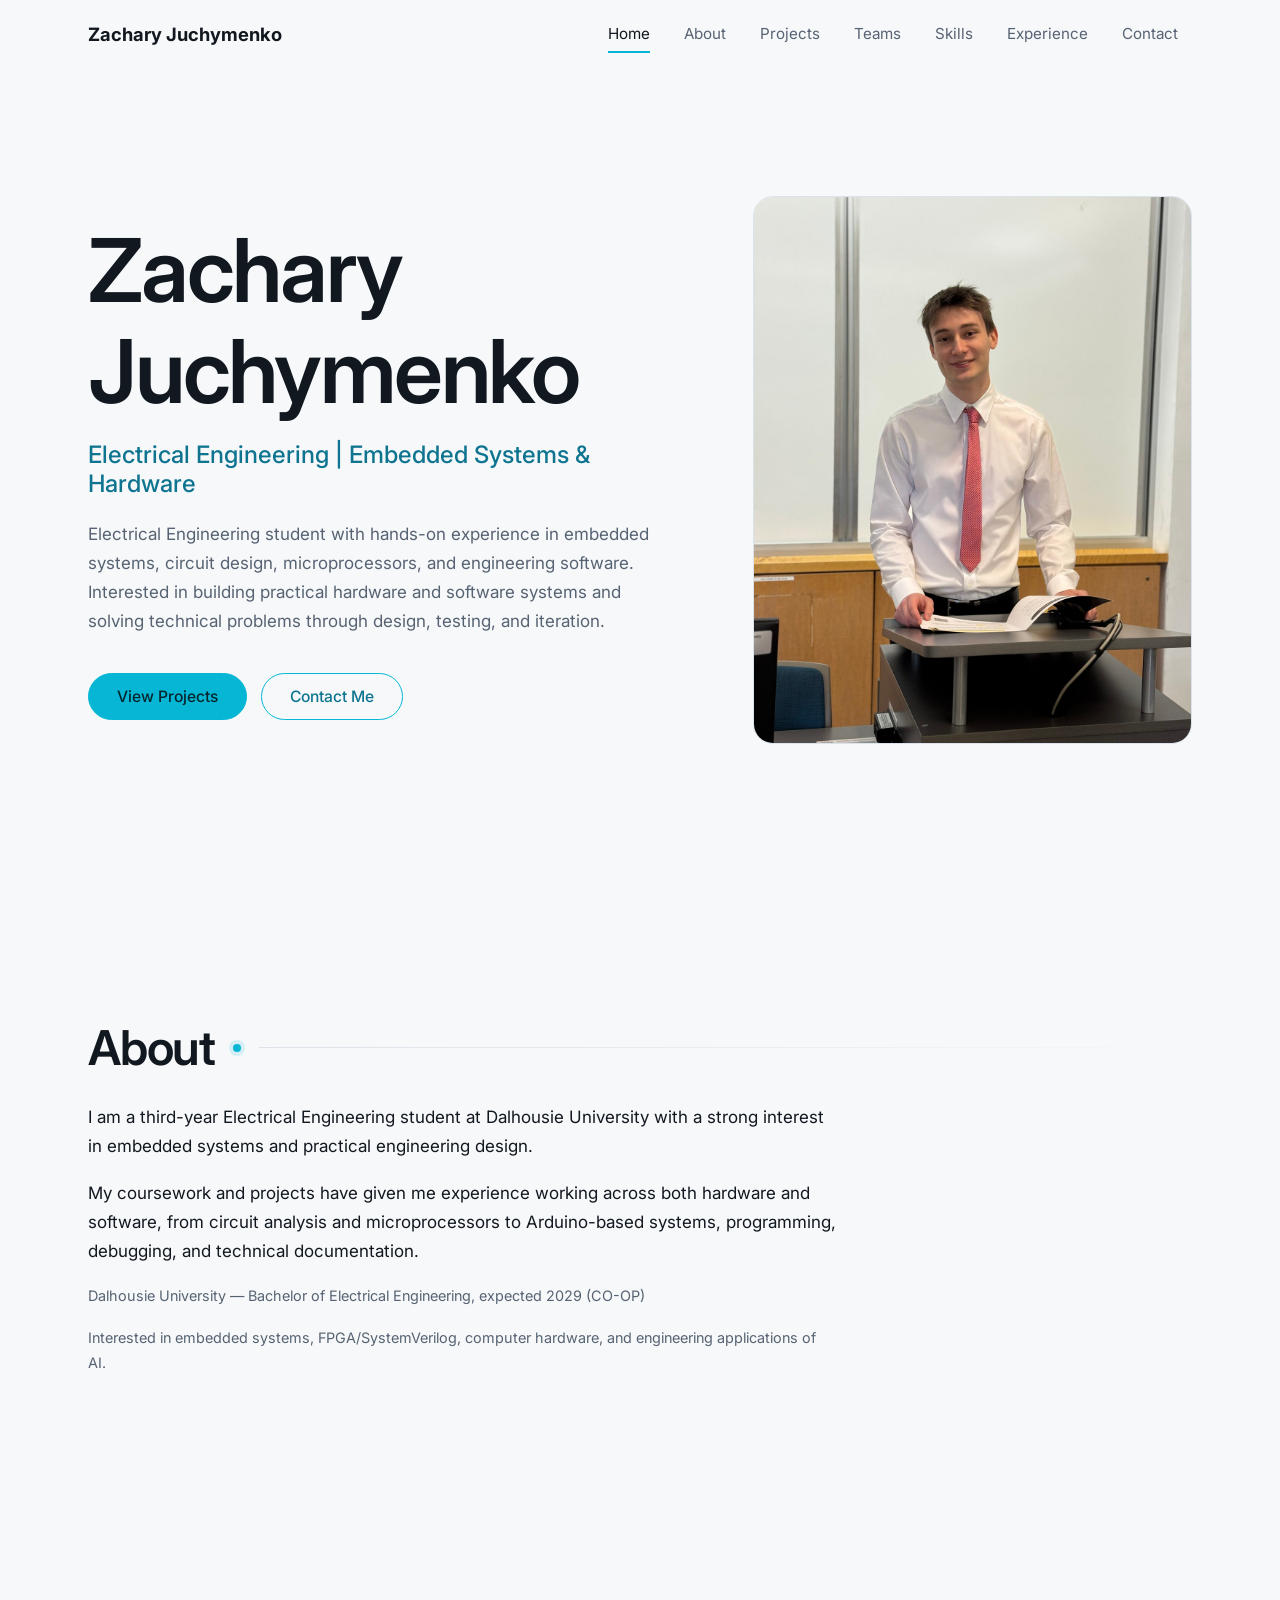
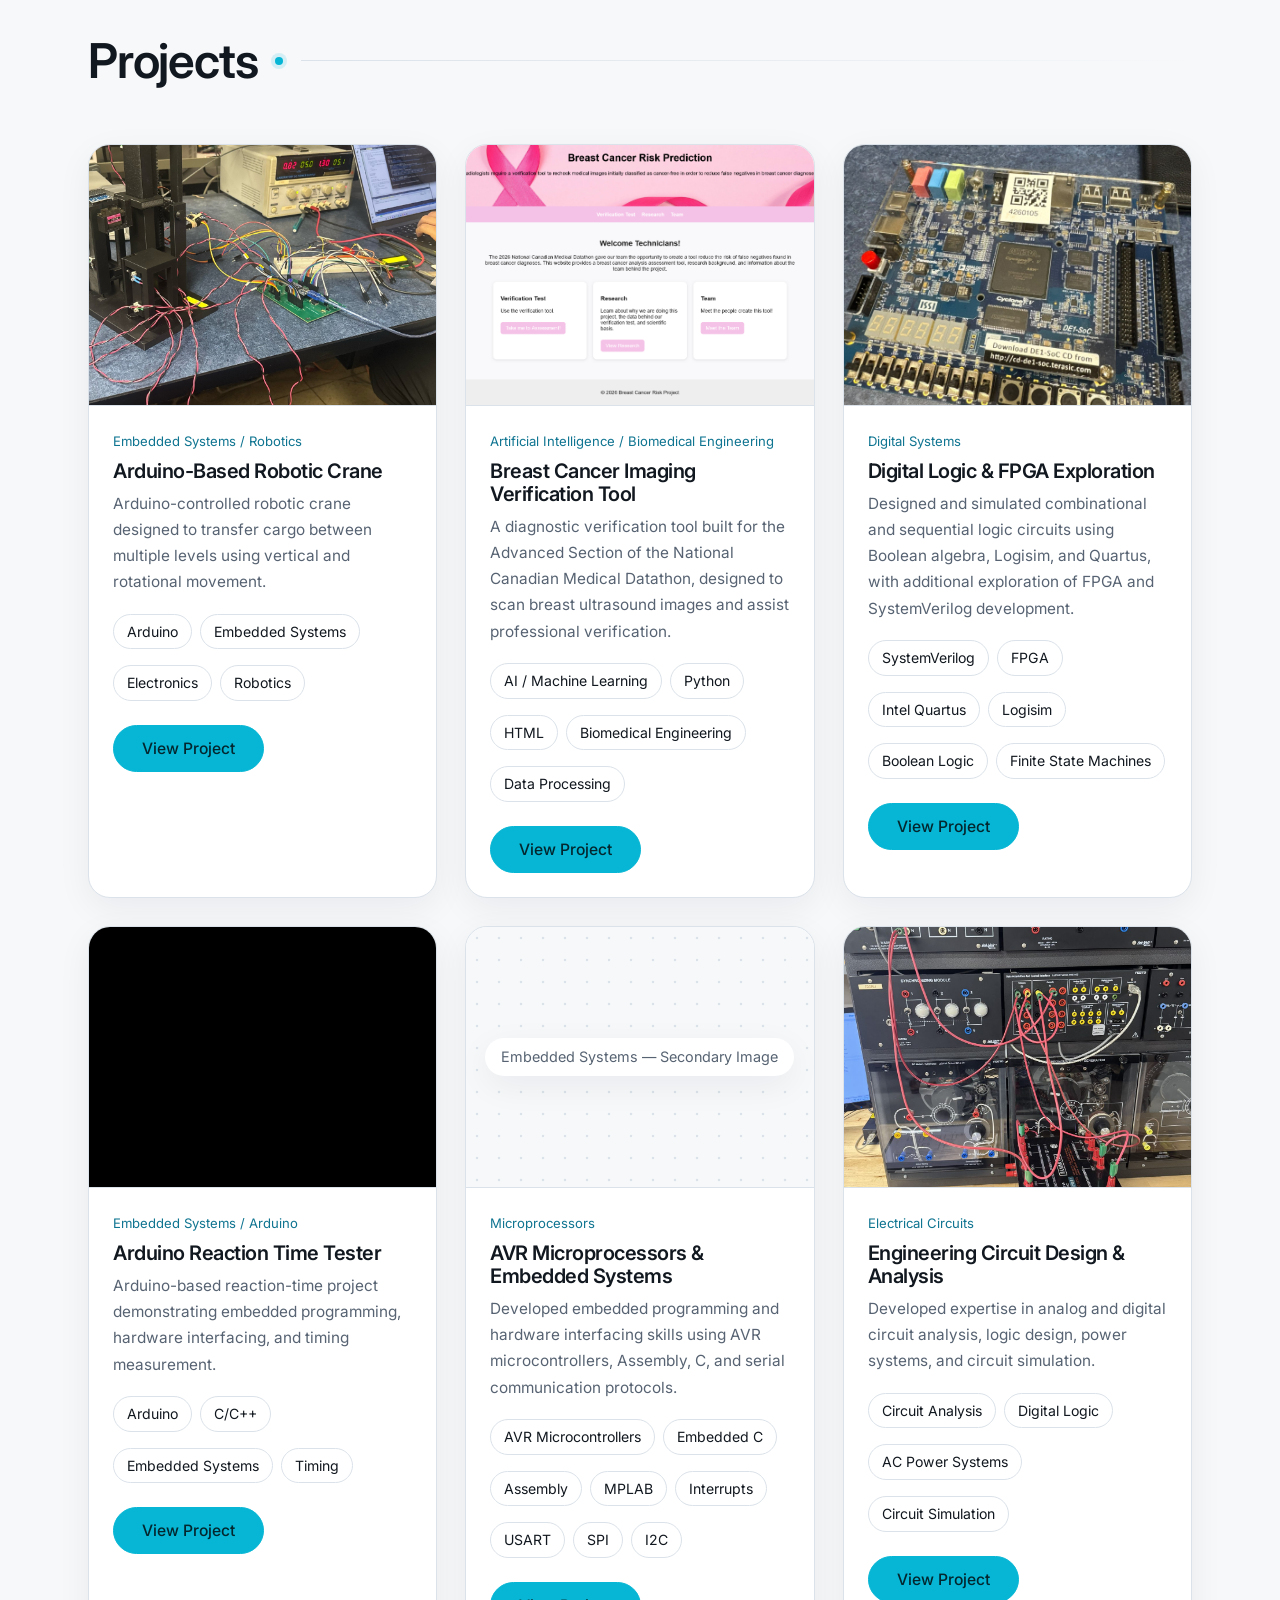
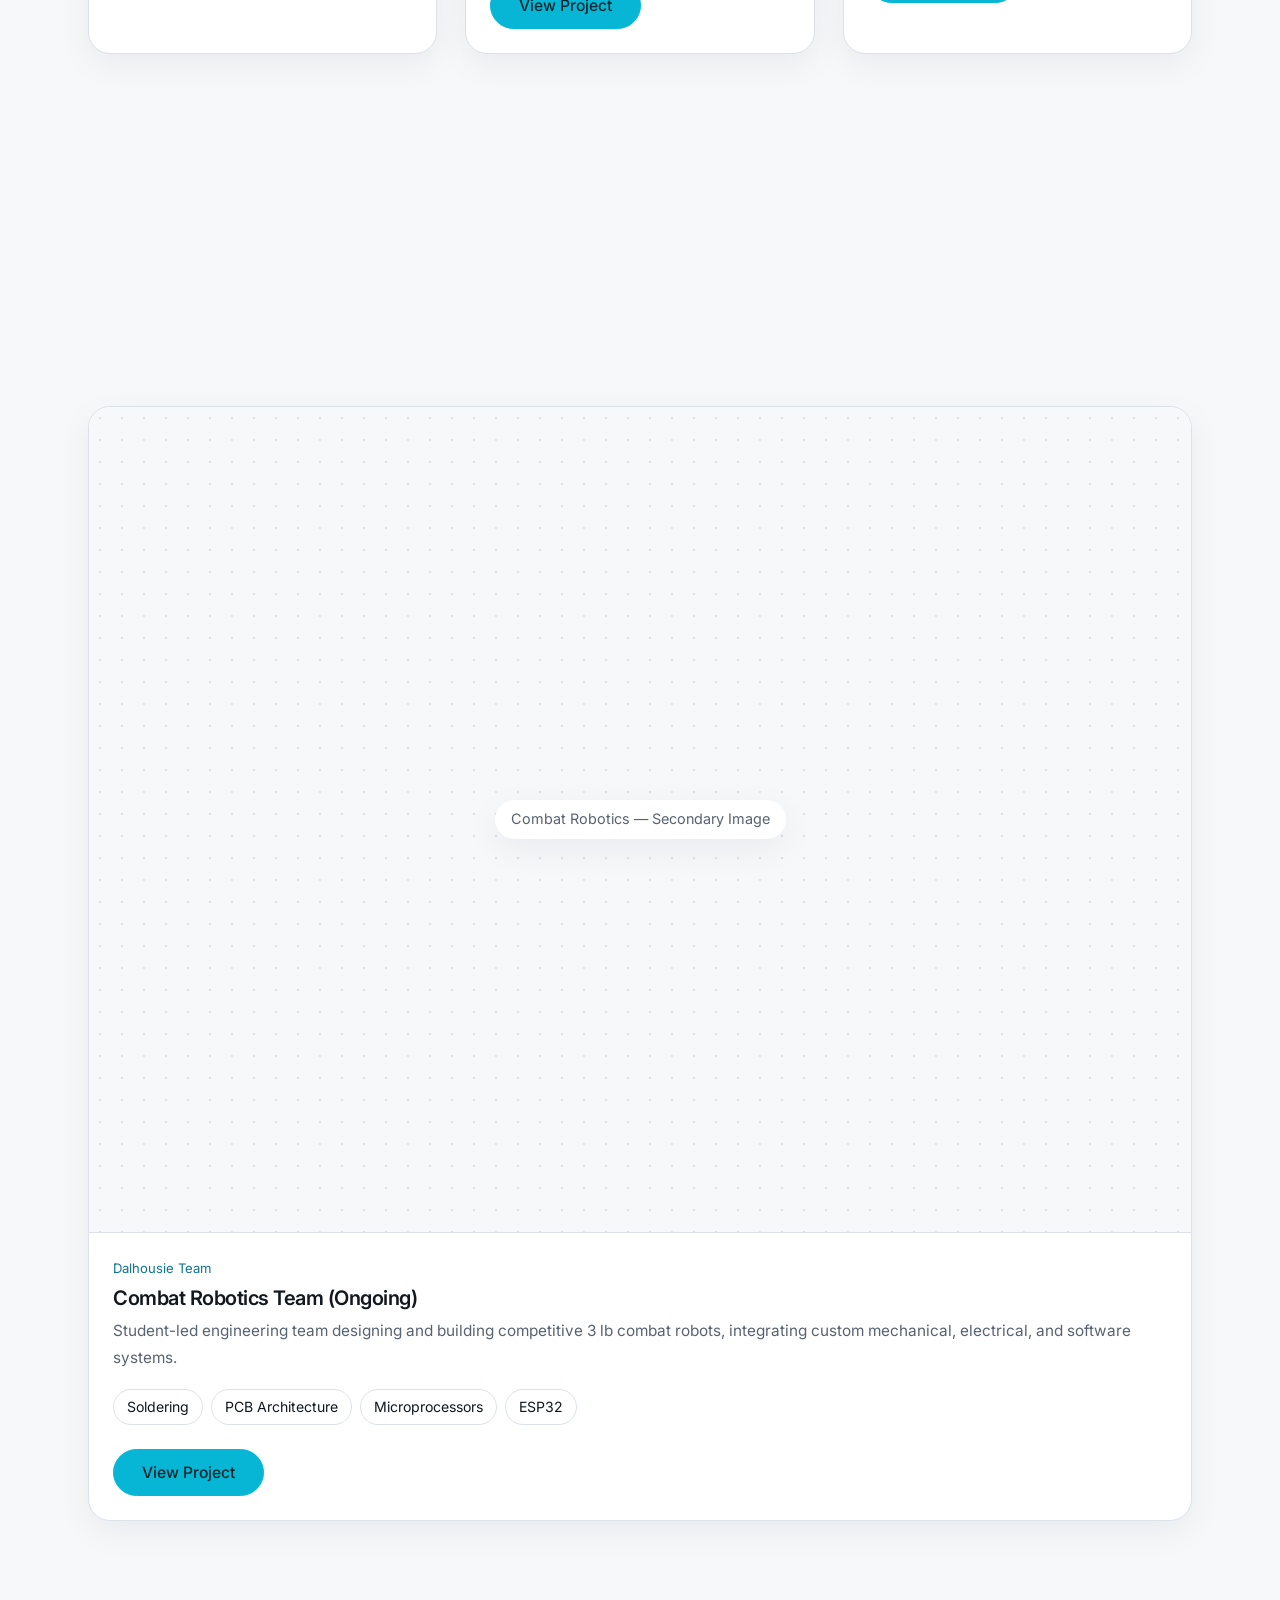
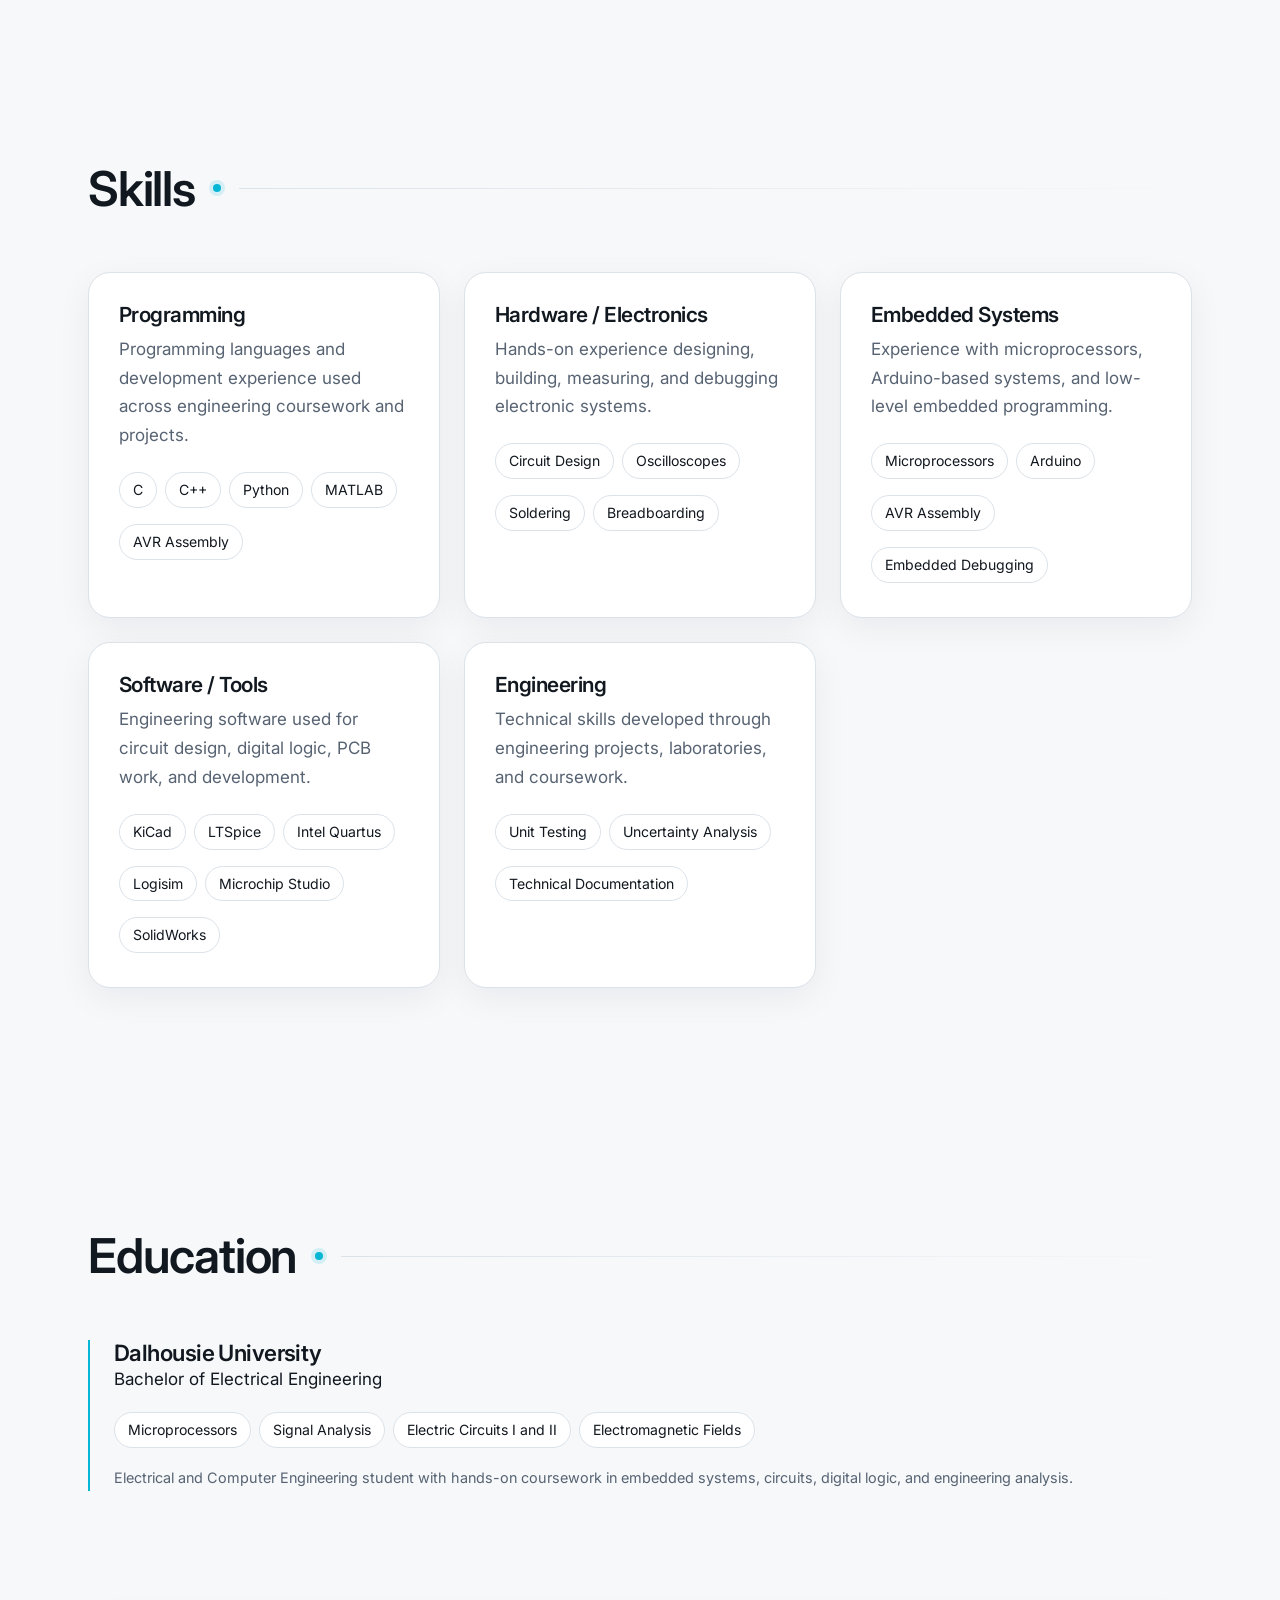
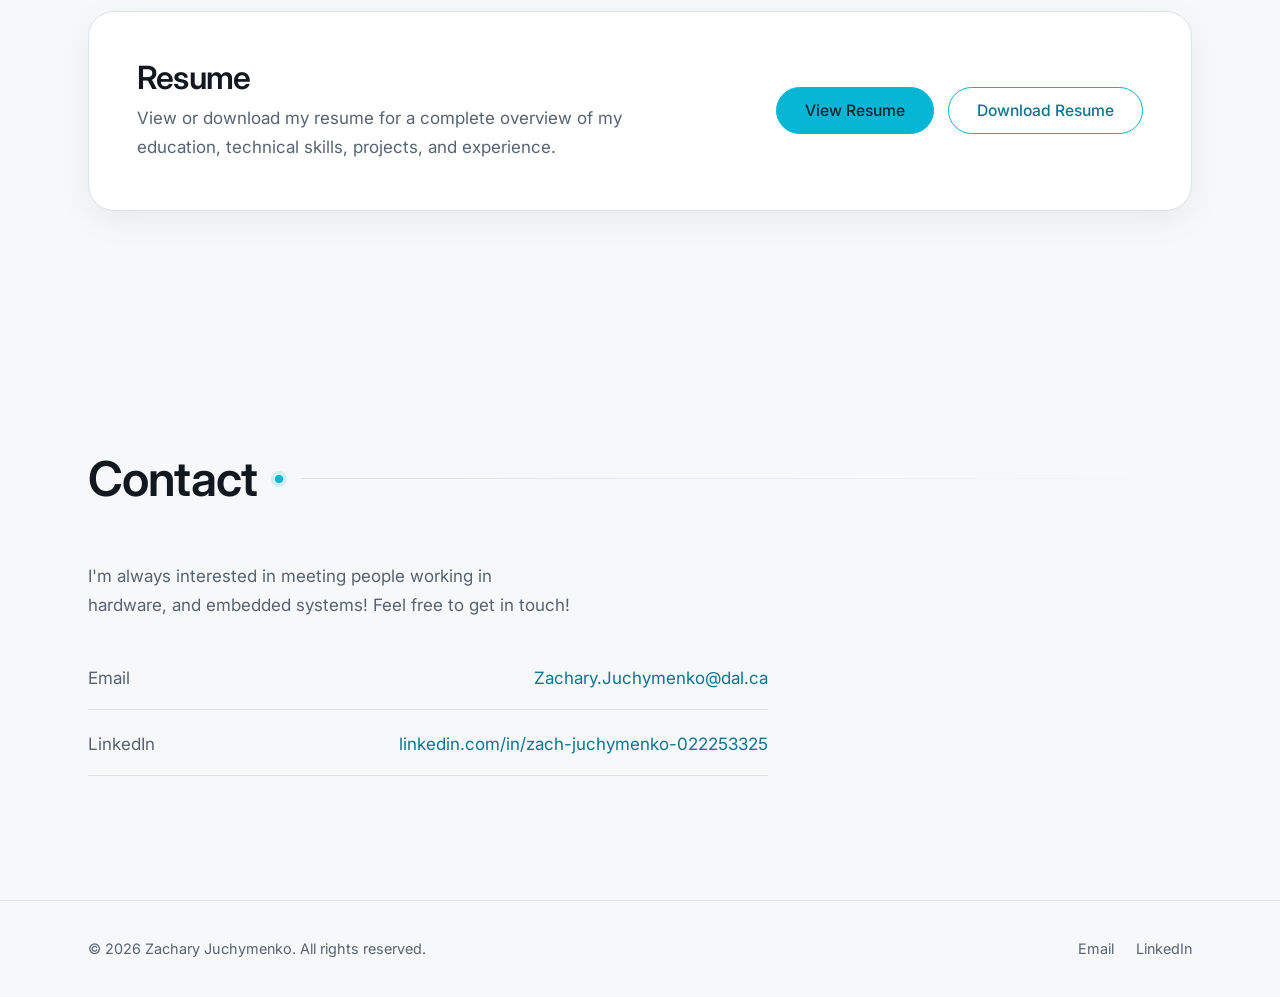
<file: index.html>
<!DOCTYPE html>
<html lang="en">
<head>
<meta charset="utf-8">
<meta name="viewport" content="width=device-width, initial-scale=1">
<title>Zachary Juchymenko | Portfolio</title>
<link rel="preconnect" href="https://fonts.googleapis.com">
<link rel="stylesheet" href="https://fonts.googleapis.com/css2?family=Inter:wght@400;500;600;700&display=swap">
<link rel="stylesheet" href="styles.css">
</head>
<body>
<nav id="nav"><div class="wrap nb">
  <a class="logo" href="#home" id="logo"></a>
  <button class="burger" id="burger" aria-label="Toggle menu" aria-expanded="false"><i></i><i></i><i></i></button>
  <ul class="nl" id="navlinks"></ul>
</div></nav>
<main id="app"></main>
<footer><div class="wrap fb" id="foot"></div></footer>

<script src="data.js"></script>
<script>
const D = DATA, $ = s => document.querySelector(s);

function projectCard(p) {
  const thumbSrc = p.image || p.image2;
  const thumbLabel = p.image ? p.imageLabel : p.image2Label;
  return `<article class="pcard rv">
    ${media(thumbSrc, thumbLabel, "4/3", { controls: false })}
    <div class="pcard-body">
      <span class="type">${p.type}</span>
      <h3>${p.title}</h3>
      <p class="short">${p.short}</p>
      ${tagsHtml(p.tags)}
      <a class="btn p pcard-btn" href="project.html?slug=${encodeURIComponent(p.slug)}">View Project</a>
    </div>
  </article>`;
}

const hasExp = (D.experience || []).length > 0;
$("#navlinks").innerHTML = D.nav.map(([l, id]) => `<li><a href="#${id}">${l}</a></li>`).join("");
$("#logo").textContent = D.name;
document.title = `${D.name} | Portfolio`;

$("#app").innerHTML = `
<section id="home"><div class="wrap hero hg">
  <div>
    <h1 class="rise">${D.name}</h1>
    <p class="sub rise" style="--d:.12s">${D.role}</p>
    <p class="in rise" style="--d:.24s">${D.intro}</p>
    <div class="btns rise" style="--d:.36s"><a class="btn p" href="#projects">View Projects</a><a class="btn s" href="#contact">Contact Me</a></div>
  </div>
  <div class="rise" style="--d:.3s">${media(D.heroImage, D.name, "4/5")}</div>
</div></section>

<section id="about"><div class="wrap">${sh(D.about.title)}
  <div class="ag-single rv">${D.about.paragraphs.map(p => `<p>${p}</p>`).join("")}${D.about.small.map(p => `<p class="small">${p}</p>`).join("")}</div>
</div></section>

<section id="projects"><div class="wrap">${sh("Projects")}
  <div class="pgrid">${D.projects.map(projectCard).join("")}</div>
</div></section>

${(D.teams || []).length ? `<section id="teams"><div class="wrap">${sh("Teams")}
  <div class="pgrid">${D.teams.map(projectCard).join("")}</div>
</div></section>` : ""}

<section id="skills"><div class="wrap">${sh("Skills")}
  <div class="sg">${D.skills.map(s => `<div class="sc rv"><h3>${s.title}</h3><p class="muted">${s.desc}</p>${tagsHtml(s.items)}</div>`).join("")}</div>
</div></section>

<section id="experience"><div class="wrap">${sh(hasExp ? "Experience" : "Education")}
  <div class="tl"${hasExp ? "" : " hidden"}>${(D.experience || []).map(e => `<div class="te rv">
    <h3>${e.title}</h3><p class="co">${e.company}</p><p class="small">${e.dates}</p><p class="muted" style="margin-top:10px;max-width:70ch">${e.desc}</p>
    <div class="cols"><div><h4>Responsibilities</h4>${list(e.responsibilities)}</div><div><h4>Accomplishments</h4>${list(e.accomplishments)}</div></div></div>`).join("")}</div>
  <h3 class="sub2 rv" id="education"${hasExp ? "" : " hidden"}>Education</h3>
  <div class="eg">${D.education.map(e => `<div class="rv"><h3>${e.institution}</h3><p>${e.degree}</p>${e.dates ? `<p class="small">${e.dates}</p>` : ""}${e.gpa ? `<p class="muted">${e.gpa}</p>` : ""}${tagsHtml(e.courses)}<p class="small">${e.extra}</p></div>`).join("")}</div>
</div></section>

<section id="resume" style="padding-top:0"><div class="wrap"><div class="rs rv">
  <div><h2>${D.resume.title}</h2><p class="muted">${D.resume.desc}</p></div>
  <div class="btns"><a class="btn p" href="${encodeURI(D.resume.file)}" target="_blank" rel="noopener">View Resume</a><a class="btn s" href="${encodeURI(D.resume.file)}" download="${D.resume.downloadName || ""}">Download Resume</a></div>
</div></div></section>

<section id="contact"><div class="wrap">${sh(D.contact.title)}
  <div class="cg rv"><p class="muted" style="max-width:44ch">${D.contact.intro}</p>
    <ul class="cl">${D.contact.links.map(([l, t, h]) => `<li><span class="muted">${l}</span><a href="${h}">${t}</a></li>`).join("")}</ul></div>
</div></section>`;

$("#foot").innerHTML = `<span class="small">&copy; ${new Date().getFullYear()} ${D.name}. All rights reserved.</span>
<div class="fl">${D.contact.links.map(([l, , h]) => `<a class="small" href="${h}">${l}</a>`).join("")}</div>`;

/* ============================ BEHAVIOUR ============================ */
const nav = $("#nav"), burger = $("#burger");
const onScroll = () => nav.classList.toggle("scrolled", scrollY > 20);
addEventListener("scroll", onScroll, { passive: true }); onScroll();
burger.onclick = () => { const o = nav.classList.toggle("open"); burger.setAttribute("aria-expanded", o); };
document.querySelectorAll("#navlinks a").forEach(a => a.addEventListener("click", () => { nav.classList.remove("open"); burger.setAttribute("aria-expanded", false); }));

const rvIO = new IntersectionObserver(es => es.forEach(e => { if (e.isIntersecting) { e.target.classList.add("in"); rvIO.unobserve(e.target); } }), { threshold: .12 });
document.querySelectorAll(".rv").forEach(el => rvIO.observe(el));

const navAs = [...document.querySelectorAll("#navlinks a")];
const secIO = new IntersectionObserver(es => es.forEach(e => {
  if (e.isIntersecting) navAs.forEach(a => a.classList.toggle("on", a.getAttribute("href") === "#" + e.target.id));
}), { rootMargin: "-45% 0px -50% 0px" });
D.nav.forEach(([, id]) => { const s = document.getElementById(id); s && secIO.observe(s); });
</script>
</body>
</html>
</file>
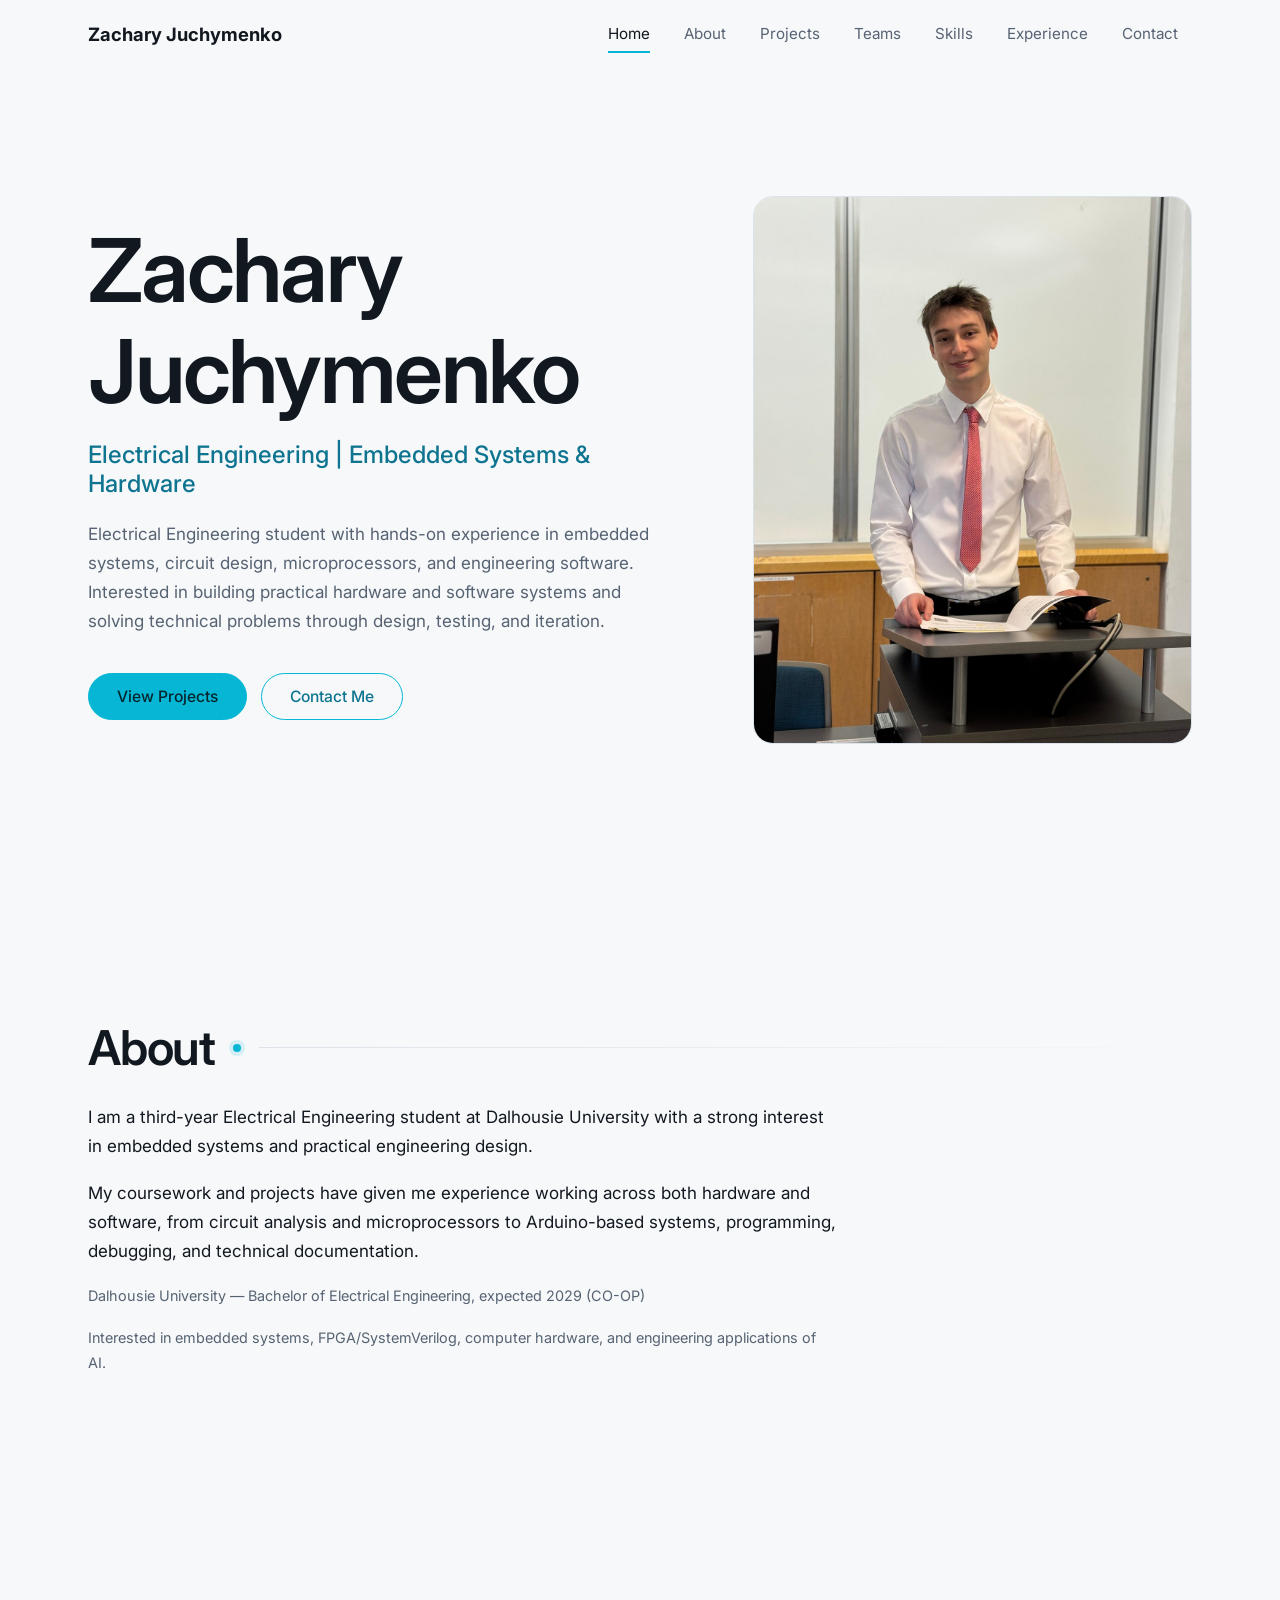
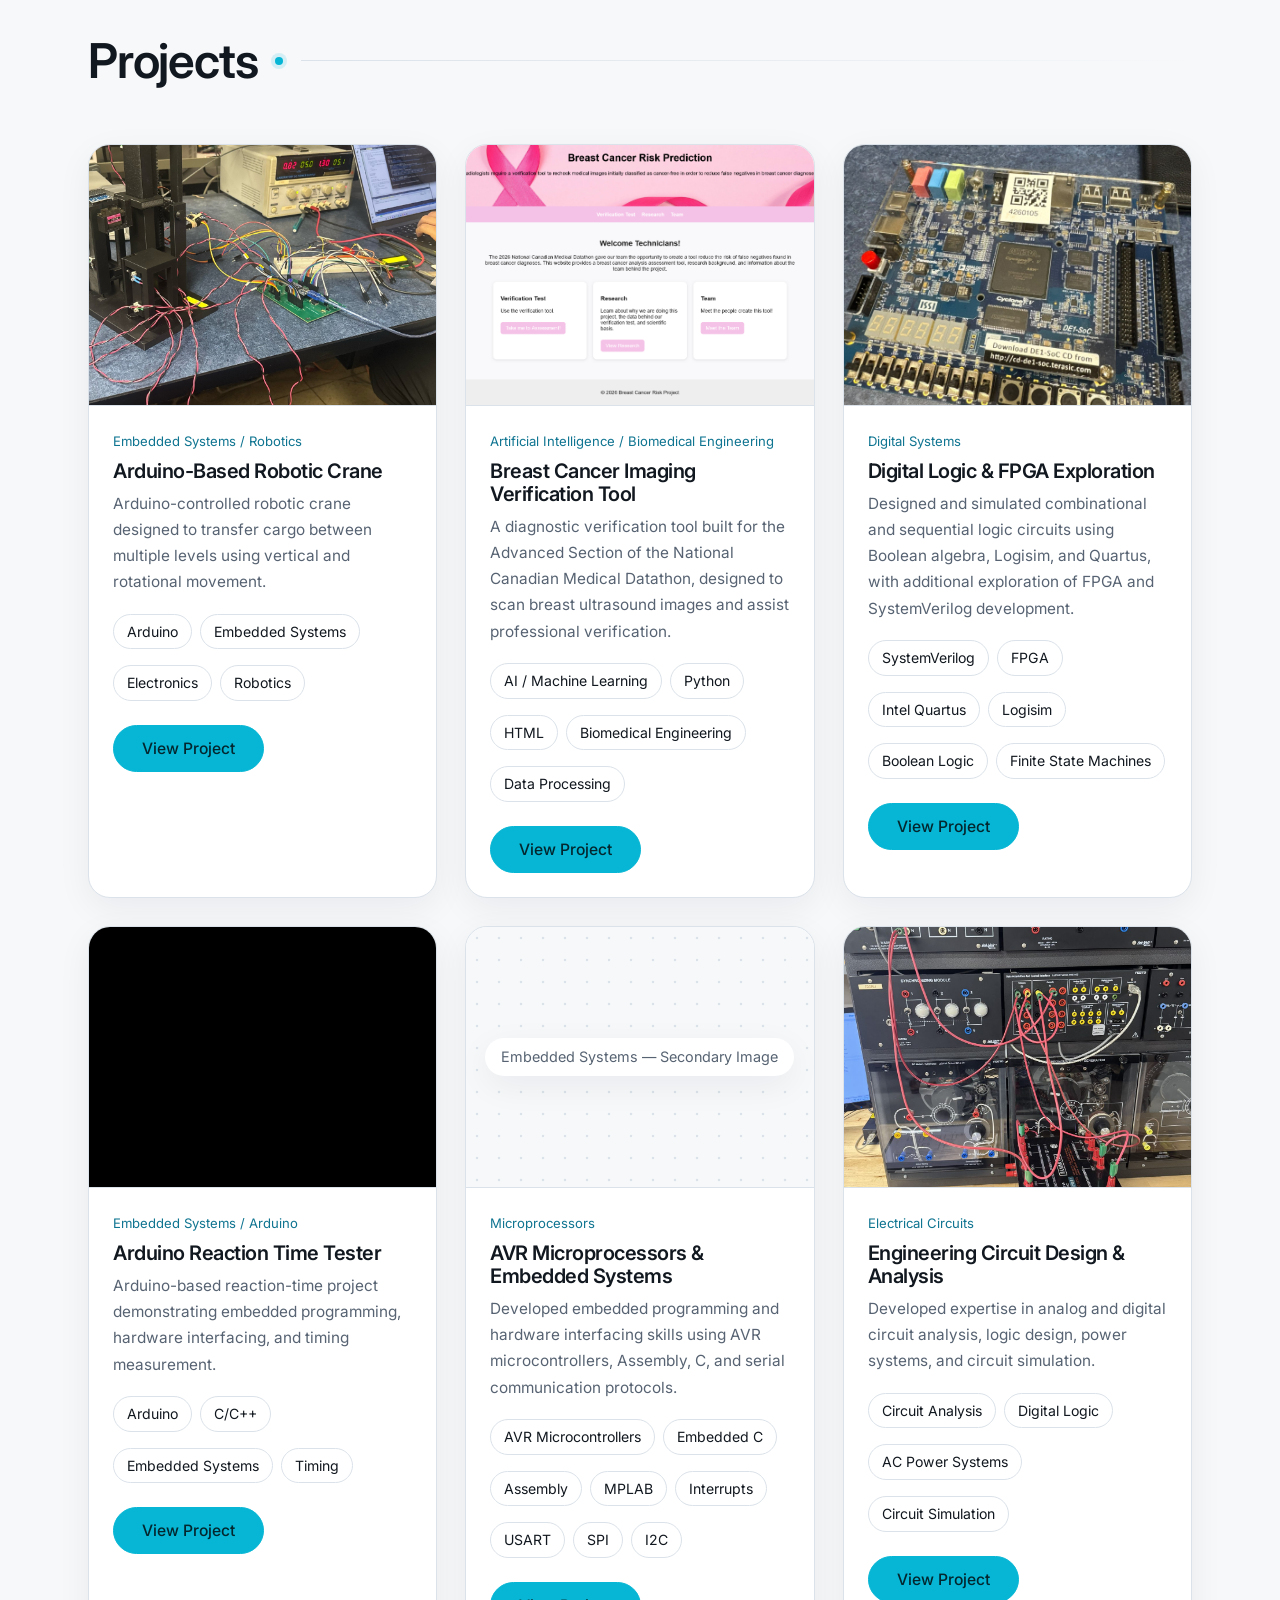
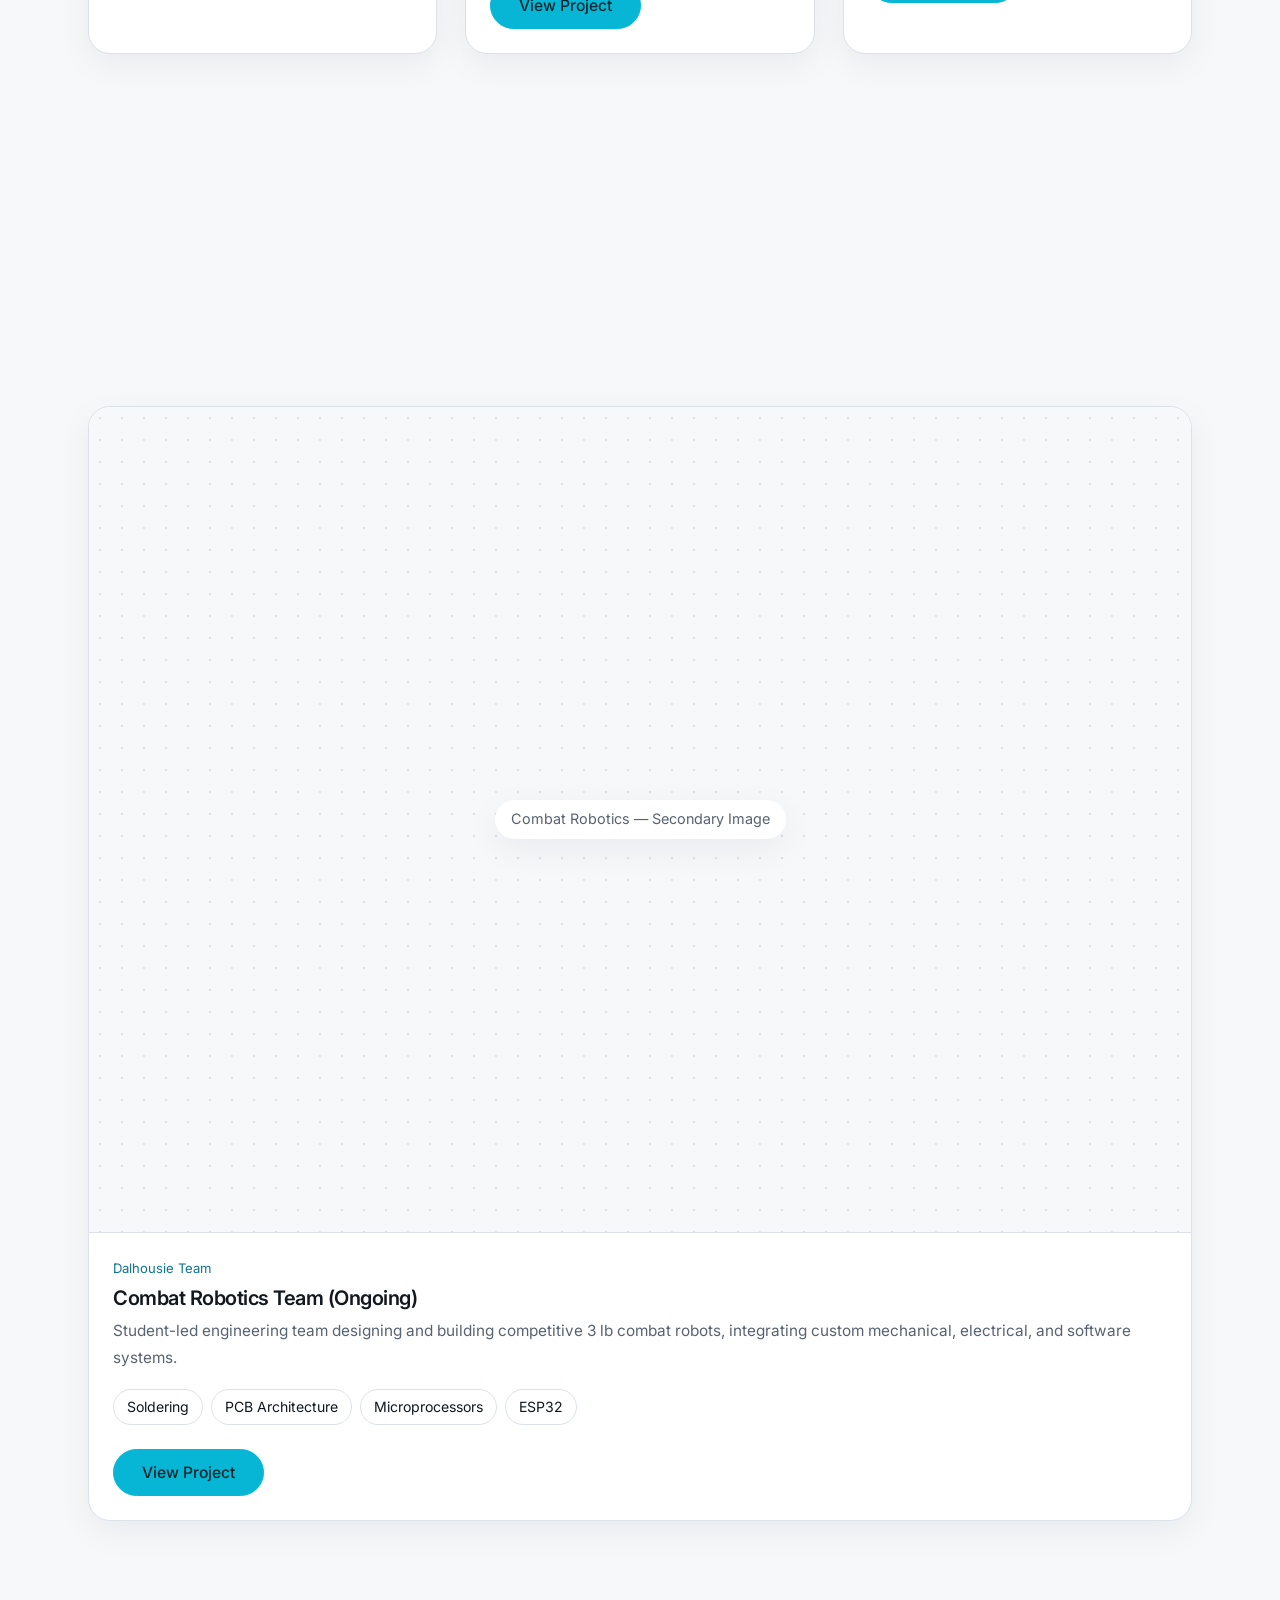
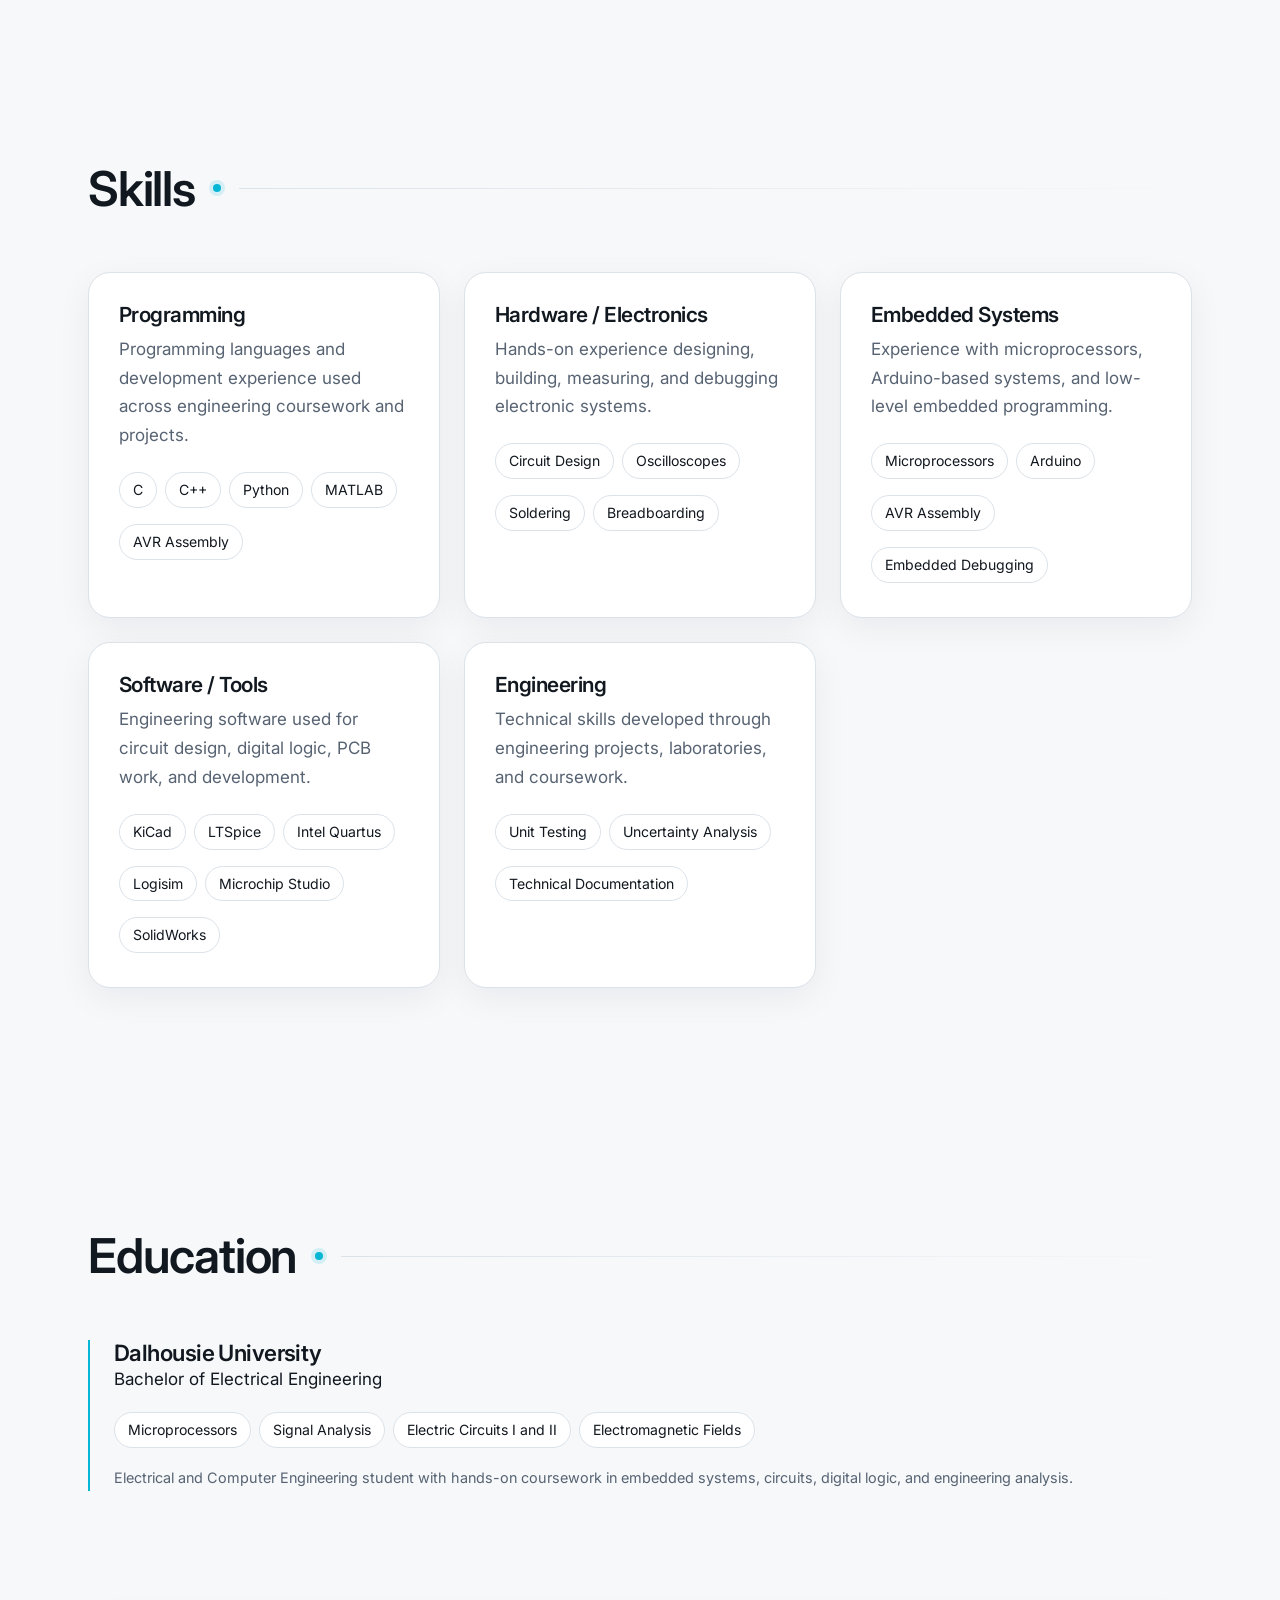
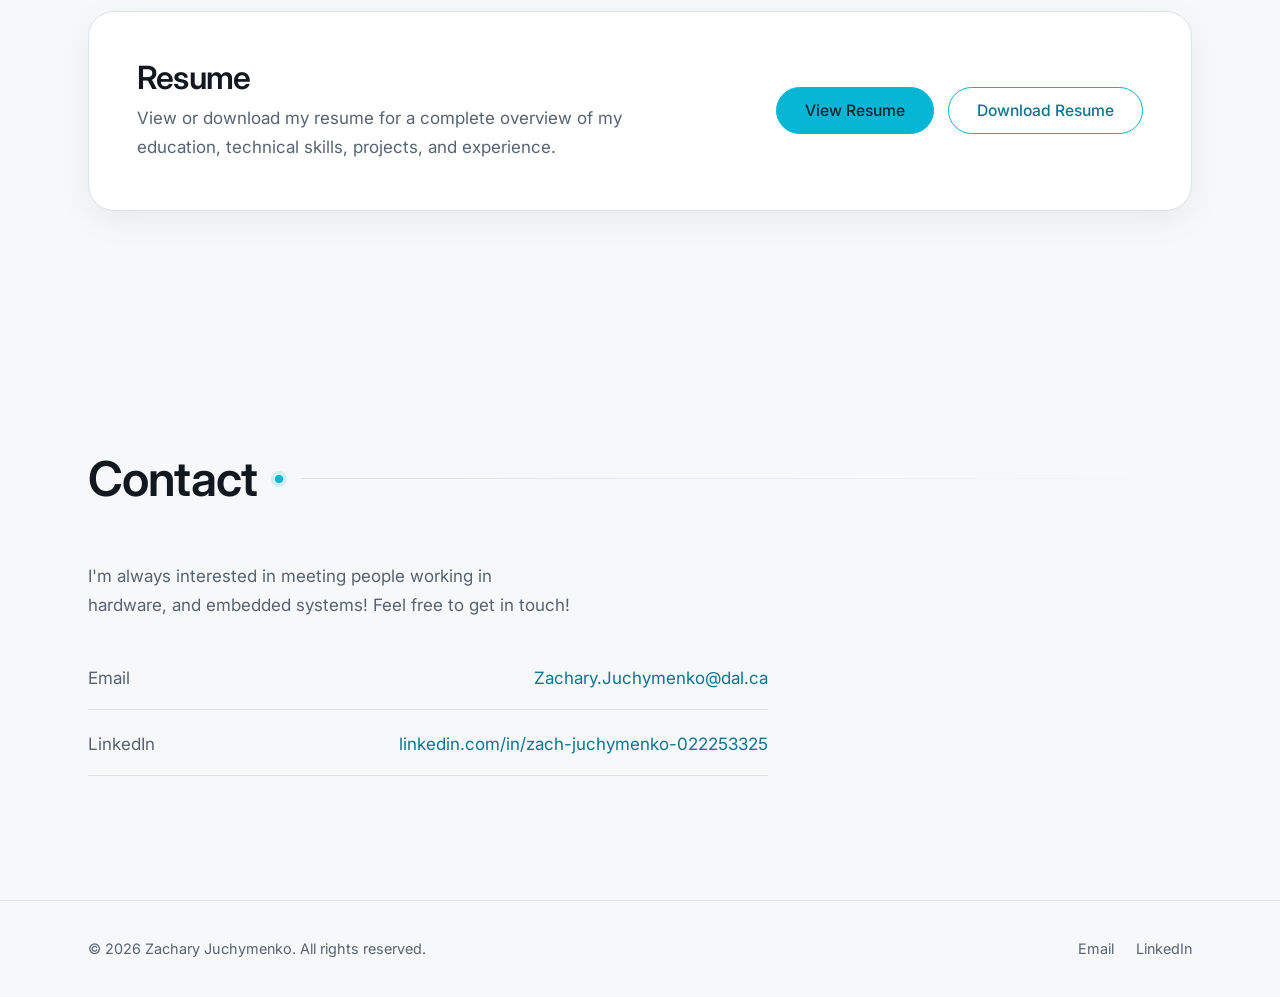
<file: index(2).html>
<!DOCTYPE html>
<html lang="en">
<head>
<meta charset="utf-8">
<meta name="viewport" content="width=device-width, initial-scale=1">
<title>Zachary Juchymenko | Portfolio</title>
<link rel="preconnect" href="https://fonts.googleapis.com">
<link rel="stylesheet" href="https://fonts.googleapis.com/css2?family=Inter:wght@400;500;600;700&display=swap">
<link rel="stylesheet" href="styles.css">
</head>
<body>
<nav id="nav"><div class="wrap nb">
  <a class="logo" href="#home" id="logo"></a>
  <button class="burger" id="burger" aria-label="Toggle menu" aria-expanded="false"><i></i><i></i><i></i></button>
  <ul class="nl" id="navlinks"></ul>
</div></nav>
<main id="app"></main>
<footer><div class="wrap fb" id="foot"></div></footer>

<script src="data.js"></script>
<script>
const D = DATA, $ = s => document.querySelector(s);

function projectCard(p) {
  const thumbSrc = p.image || p.image2;
  const thumbLabel = p.image ? p.imageLabel : p.image2Label;
  return `<article class="pcard rv">
    ${media(thumbSrc, thumbLabel, "4/3", { controls: false })}
    <div class="pcard-body">
      <span class="type">${p.type}</span>
      <h3>${p.title}</h3>
      <p class="short">${p.short}</p>
      ${tagsHtml(p.tags)}
      <a class="btn p pcard-btn" href="project.html?slug=${encodeURIComponent(p.slug)}">View Project</a>
    </div>
  </article>`;
}

const hasExp = (D.experience || []).length > 0;
$("#navlinks").innerHTML = D.nav.map(([l, id]) => `<li><a href="#${id}">${l}</a></li>`).join("");
$("#logo").textContent = D.name;
document.title = `${D.name} | Portfolio`;

$("#app").innerHTML = `
<section id="home"><div class="wrap hero hg">
  <div>
    <h1 class="rise">${D.name}</h1>
    <p class="sub rise" style="--d:.12s">${D.role}</p>
    <p class="in rise" style="--d:.24s">${D.intro}</p>
    <div class="btns rise" style="--d:.36s"><a class="btn p" href="#projects">View Projects</a><a class="btn s" href="#contact">Contact Me</a></div>
  </div>
  <div class="rise" style="--d:.3s">${media(D.heroImage, D.name, "4/5")}</div>
</div></section>

<section id="about"><div class="wrap">${sh(D.about.title)}
  <div class="ag-single rv">${D.about.paragraphs.map(p => `<p>${p}</p>`).join("")}${D.about.small.map(p => `<p class="small">${p}</p>`).join("")}</div>
</div></section>

<section id="projects"><div class="wrap">${sh("Projects")}
  <div class="pgrid">${D.projects.map(projectCard).join("")}</div>
</div></section>

${(D.teams || []).length ? `<section id="teams"><div class="wrap">${sh("Teams")}
  <div class="pgrid">${D.teams.map(projectCard).join("")}</div>
</div></section>` : ""}

<section id="skills"><div class="wrap">${sh("Skills")}
  <div class="sg">${D.skills.map(s => `<div class="sc rv"><h3>${s.title}</h3><p class="muted">${s.desc}</p>${tagsHtml(s.items)}</div>`).join("")}</div>
</div></section>

<section id="experience"><div class="wrap">${sh(hasExp ? "Experience" : "Education")}
  <div class="tl"${hasExp ? "" : " hidden"}>${(D.experience || []).map(e => `<div class="te rv">
    <h3>${e.title}</h3><p class="co">${e.company}</p><p class="small">${e.dates}</p><p class="muted" style="margin-top:10px;max-width:70ch">${e.desc}</p>
    <div class="cols"><div><h4>Responsibilities</h4>${list(e.responsibilities)}</div><div><h4>Accomplishments</h4>${list(e.accomplishments)}</div></div></div>`).join("")}</div>
  <h3 class="sub2 rv" id="education"${hasExp ? "" : " hidden"}>Education</h3>
  <div class="eg">${D.education.map(e => `<div class="rv"><h3>${e.institution}</h3><p>${e.degree}</p>${e.dates ? `<p class="small">${e.dates}</p>` : ""}${e.gpa ? `<p class="muted">${e.gpa}</p>` : ""}${tagsHtml(e.courses)}<p class="small">${e.extra}</p></div>`).join("")}</div>
</div></section>

<section id="resume" style="padding-top:0"><div class="wrap"><div class="rs rv">
  <div><h2>${D.resume.title}</h2><p class="muted">${D.resume.desc}</p></div>
  <div class="btns"><a class="btn p" href="${D.resume.view}" target="_blank" rel="noopener">View Resume</a><a class="btn s" href="${D.resume.download}" download>Download Resume</a></div>
</div></div></section>

<section id="contact"><div class="wrap">${sh(D.contact.title)}
  <div class="cg rv"><p class="muted" style="max-width:44ch">${D.contact.intro}</p>
    <ul class="cl">${D.contact.links.map(([l, t, h]) => `<li><span class="muted">${l}</span><a href="${h}">${t}</a></li>`).join("")}</ul></div>
</div></section>`;

$("#foot").innerHTML = `<span class="small">&copy; ${new Date().getFullYear()} ${D.name}. All rights reserved.</span>
<div class="fl">${D.contact.links.map(([l, , h]) => `<a class="small" href="${h}">${l}</a>`).join("")}</div>`;

/* ============================ BEHAVIOUR ============================ */
const nav = $("#nav"), burger = $("#burger");
const onScroll = () => nav.classList.toggle("scrolled", scrollY > 20);
addEventListener("scroll", onScroll, { passive: true }); onScroll();
burger.onclick = () => { const o = nav.classList.toggle("open"); burger.setAttribute("aria-expanded", o); };
document.querySelectorAll("#navlinks a").forEach(a => a.addEventListener("click", () => { nav.classList.remove("open"); burger.setAttribute("aria-expanded", false); }));

const rvIO = new IntersectionObserver(es => es.forEach(e => { if (e.isIntersecting) { e.target.classList.add("in"); rvIO.unobserve(e.target); } }), { threshold: .12 });
document.querySelectorAll(".rv").forEach(el => rvIO.observe(el));

const navAs = [...document.querySelectorAll("#navlinks a")];
const secIO = new IntersectionObserver(es => es.forEach(e => {
  if (e.isIntersecting) navAs.forEach(a => a.classList.toggle("on", a.getAttribute("href") === "#" + e.target.id));
}), { rootMargin: "-45% 0px -50% 0px" });
D.nav.forEach(([, id]) => { const s = document.getElementById(id); s && secIO.observe(s); });
</script>
</body>
</html>
</file>
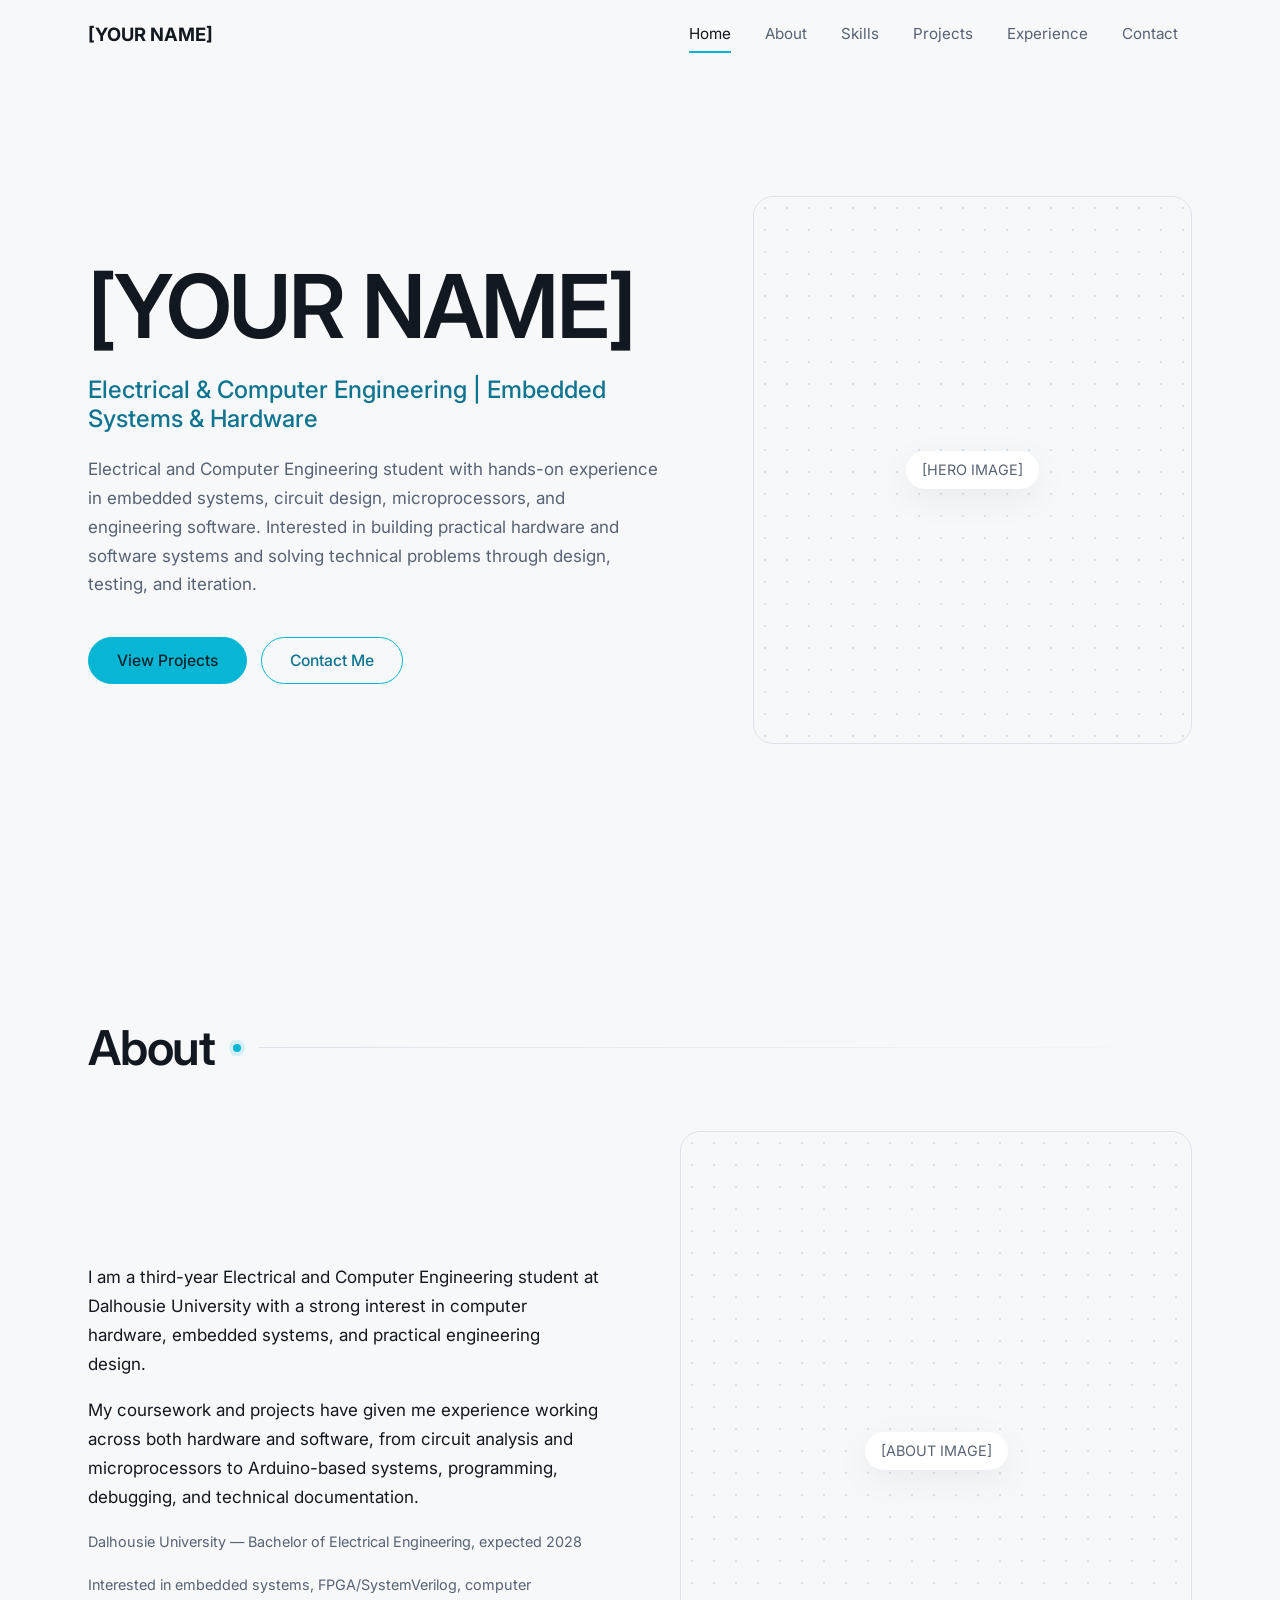
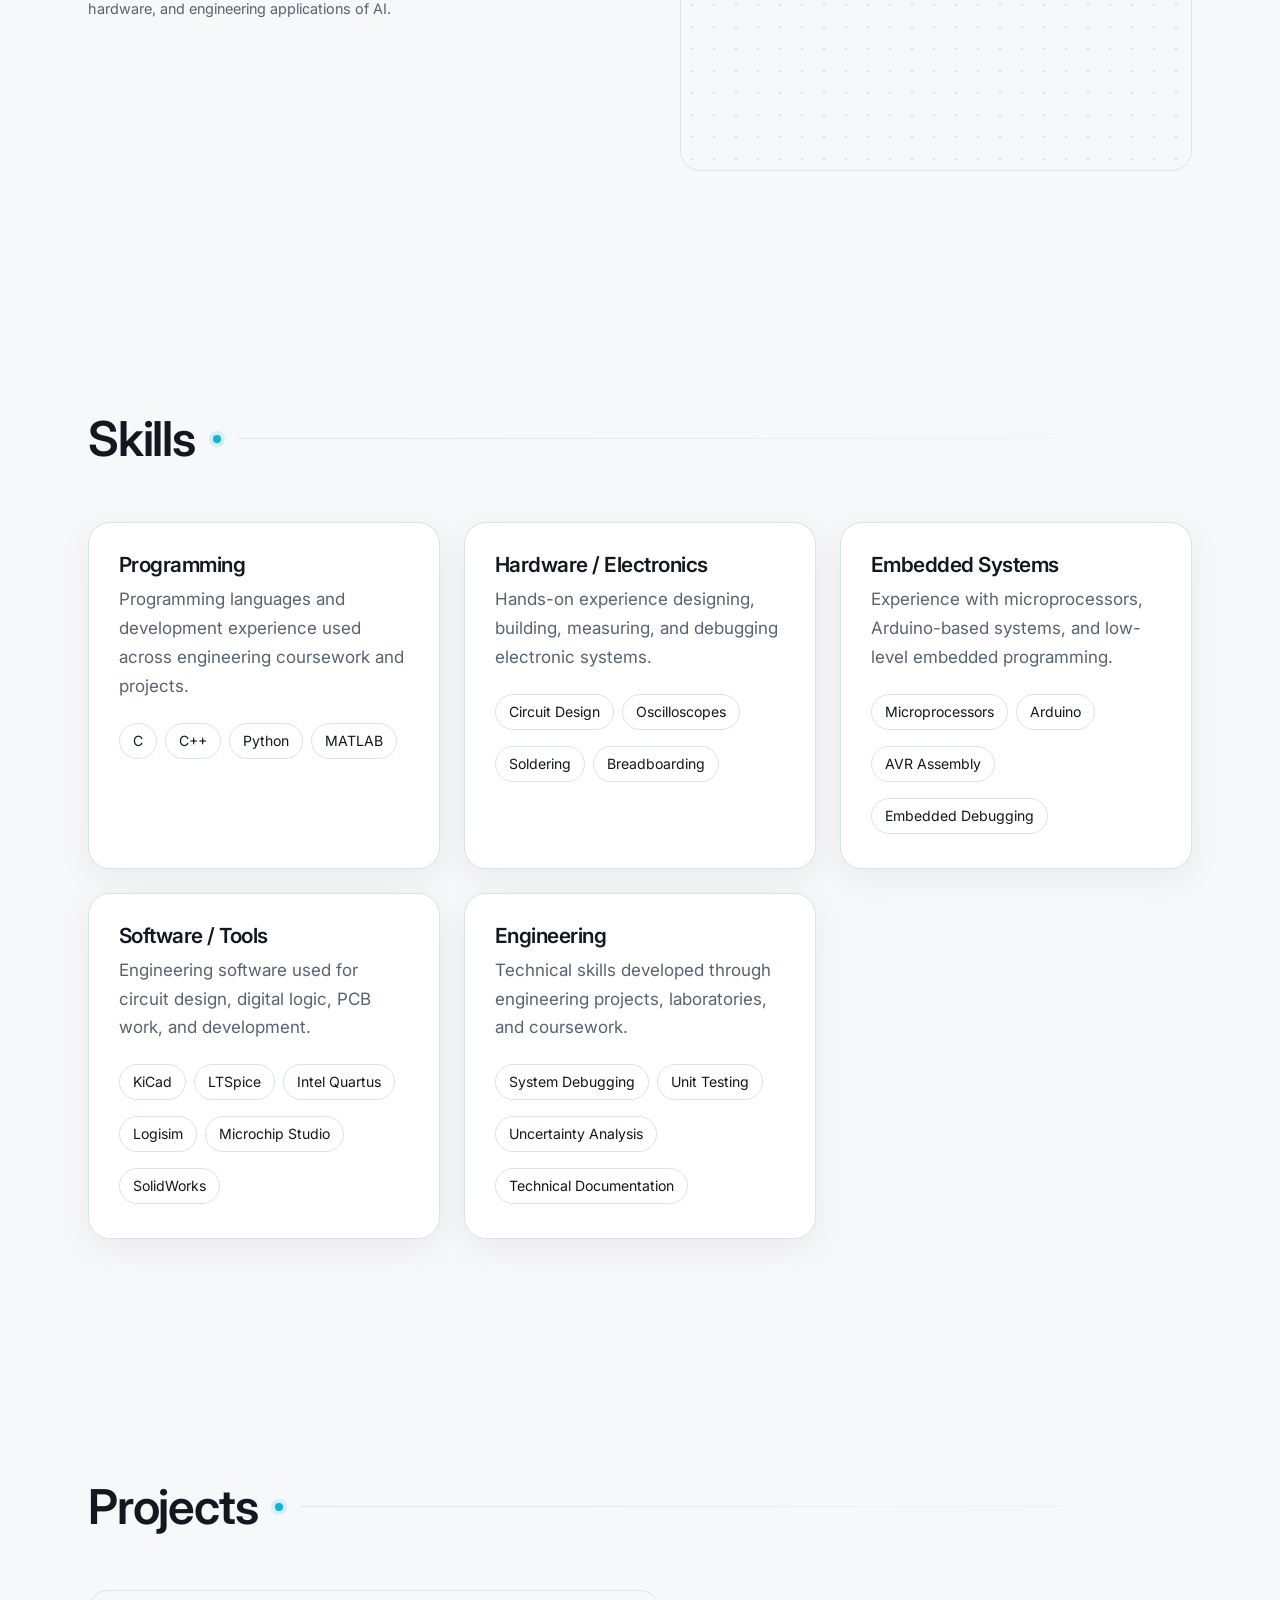
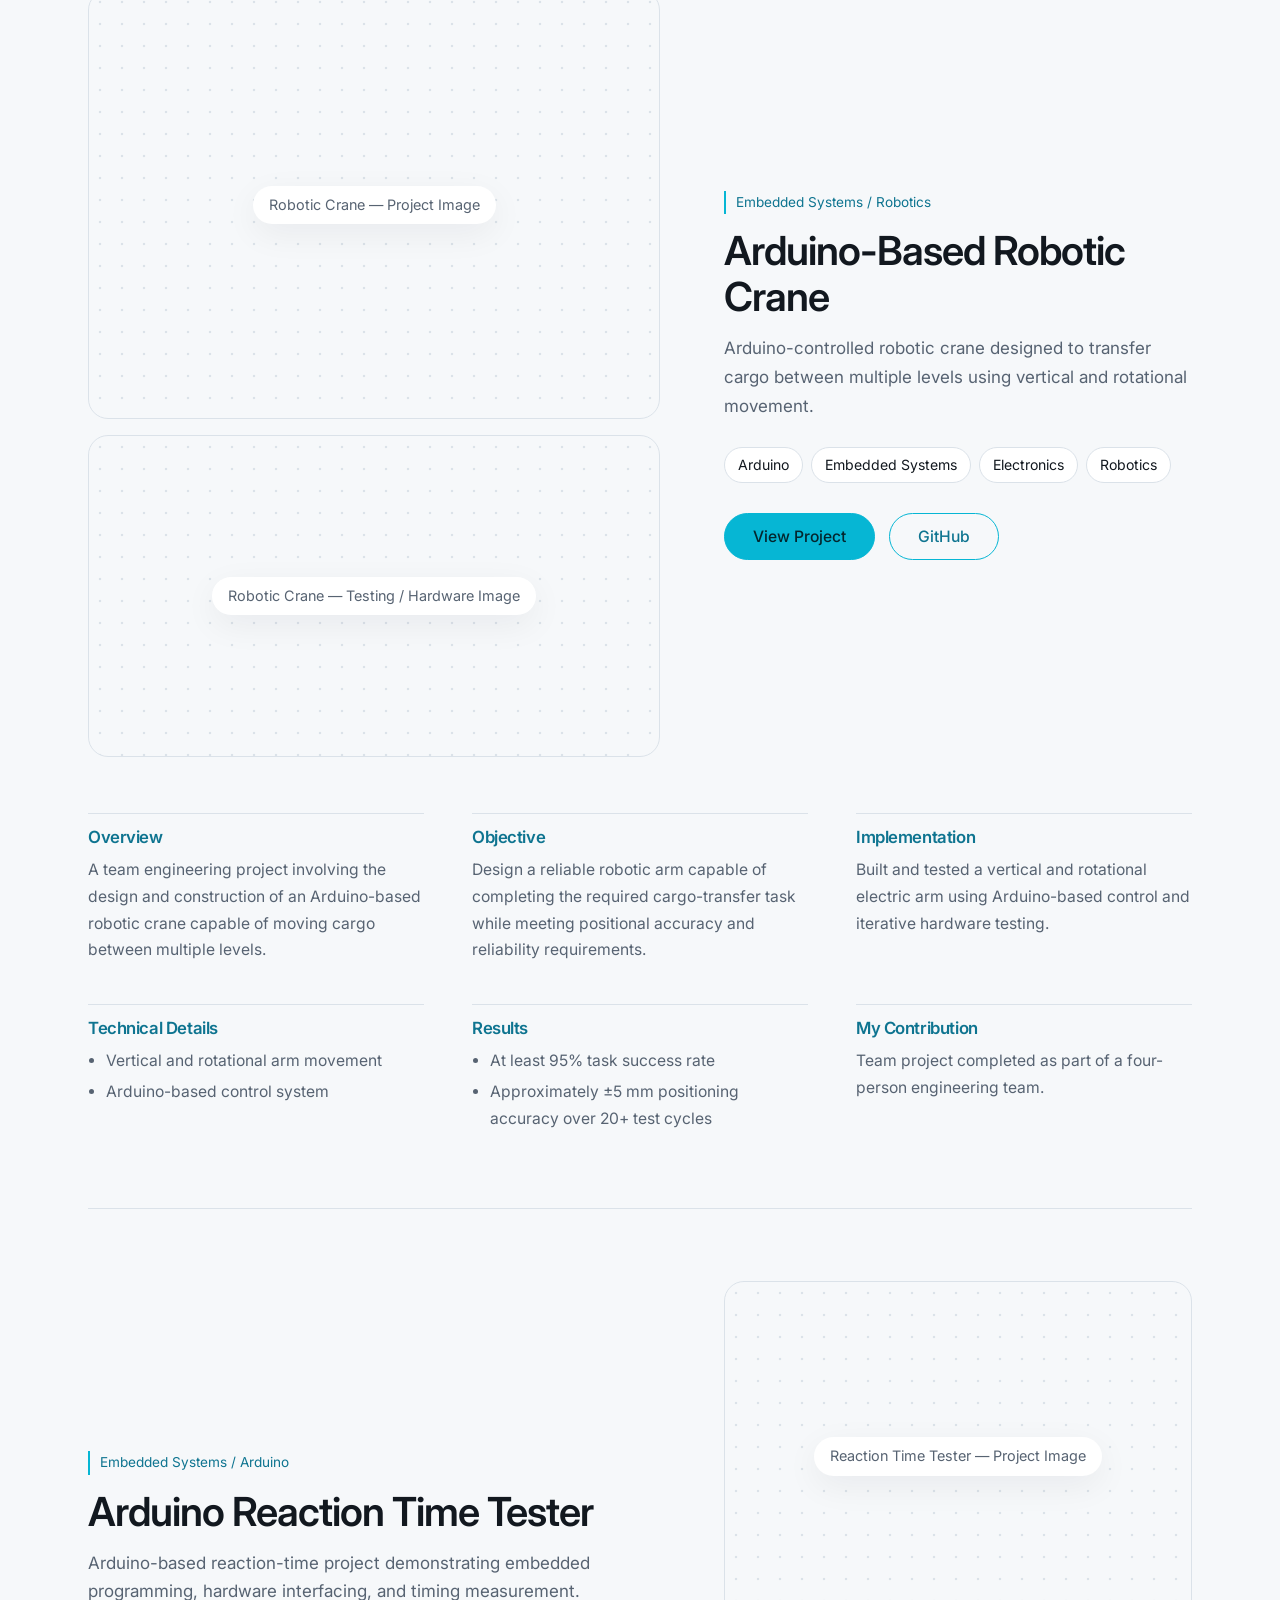
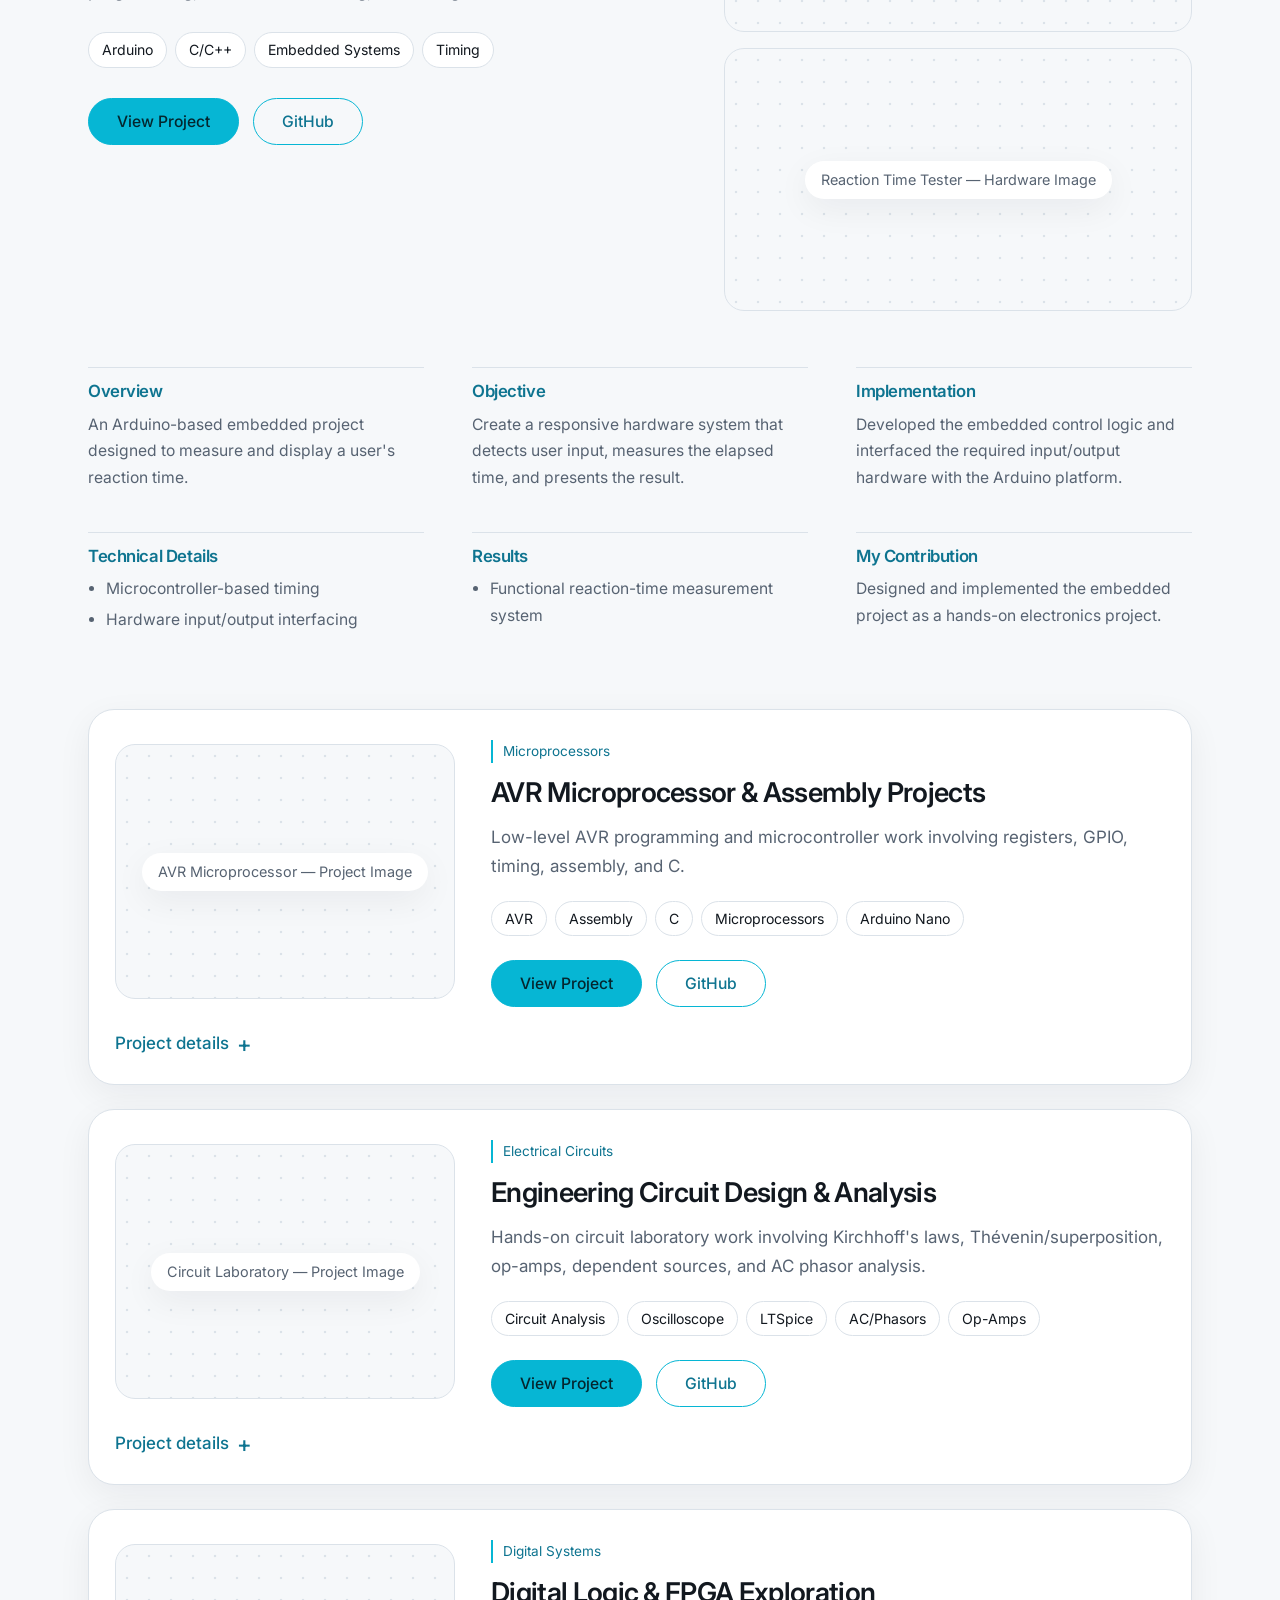
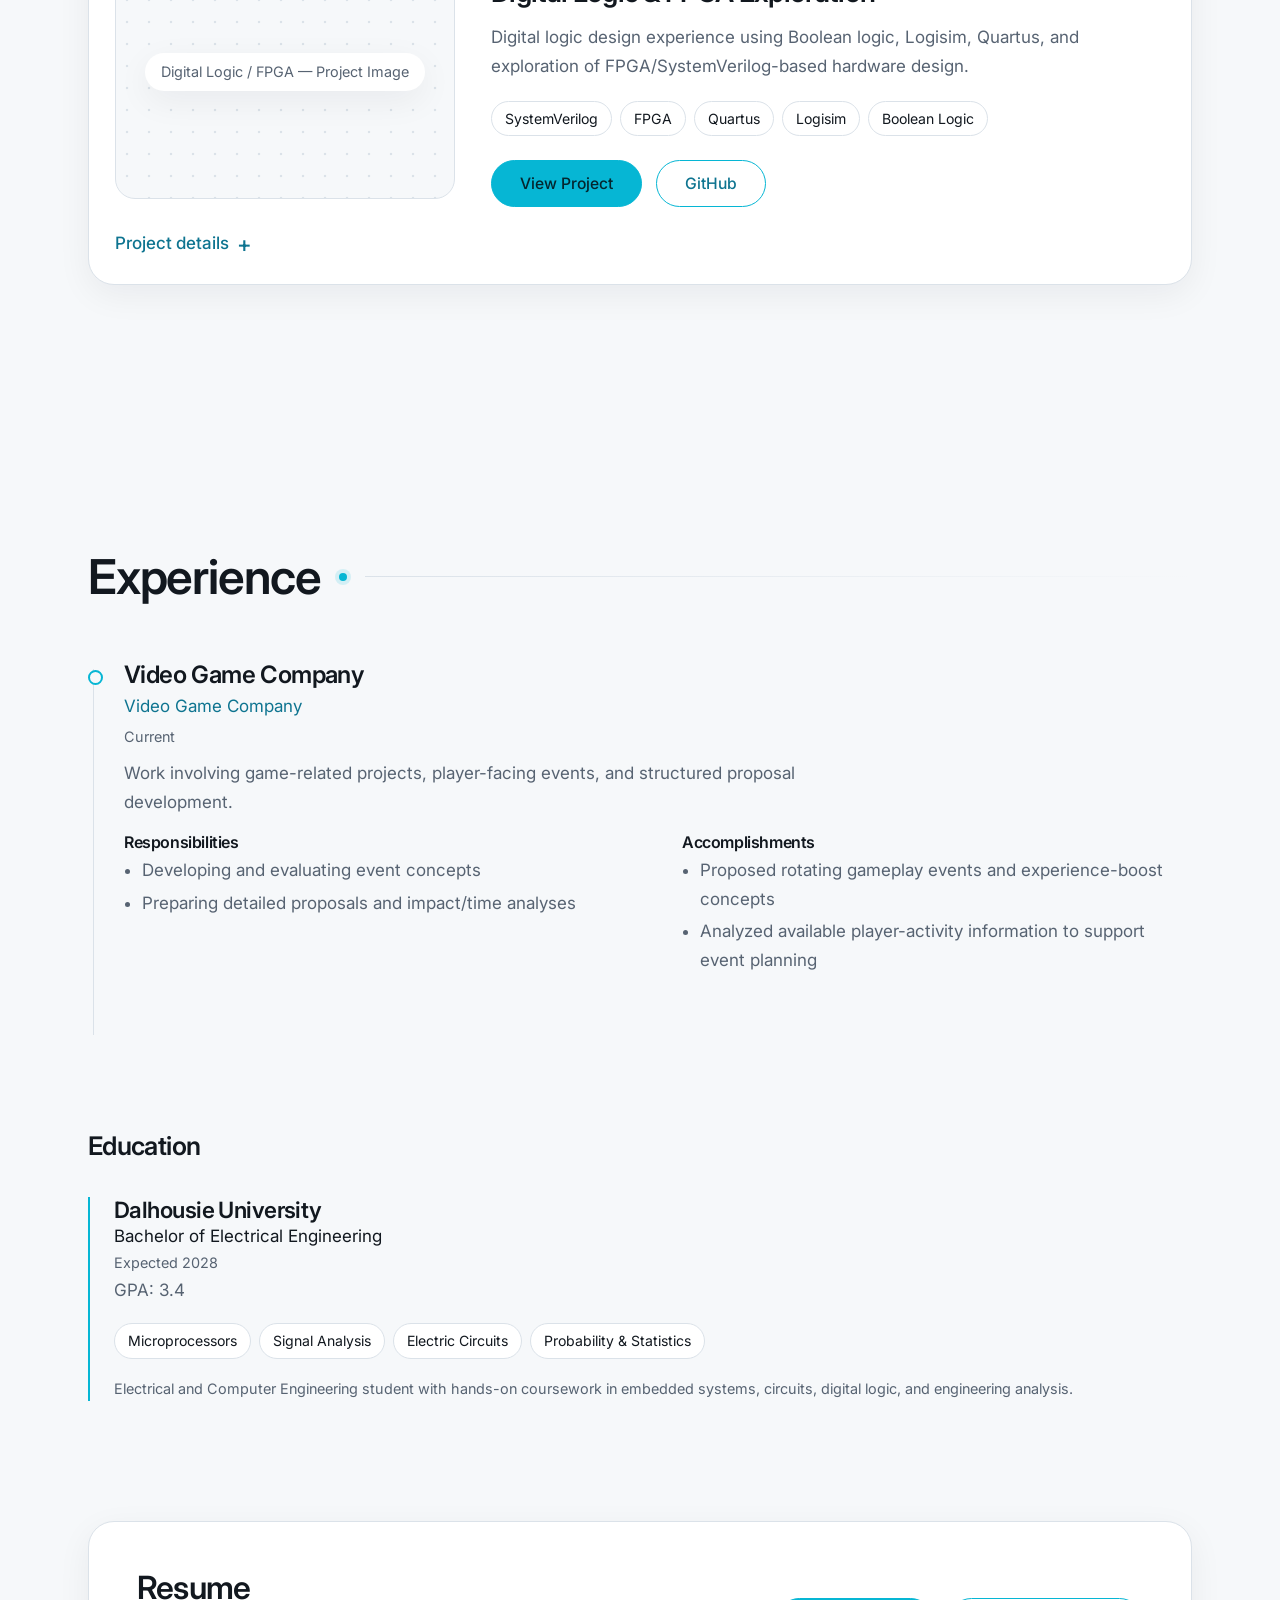
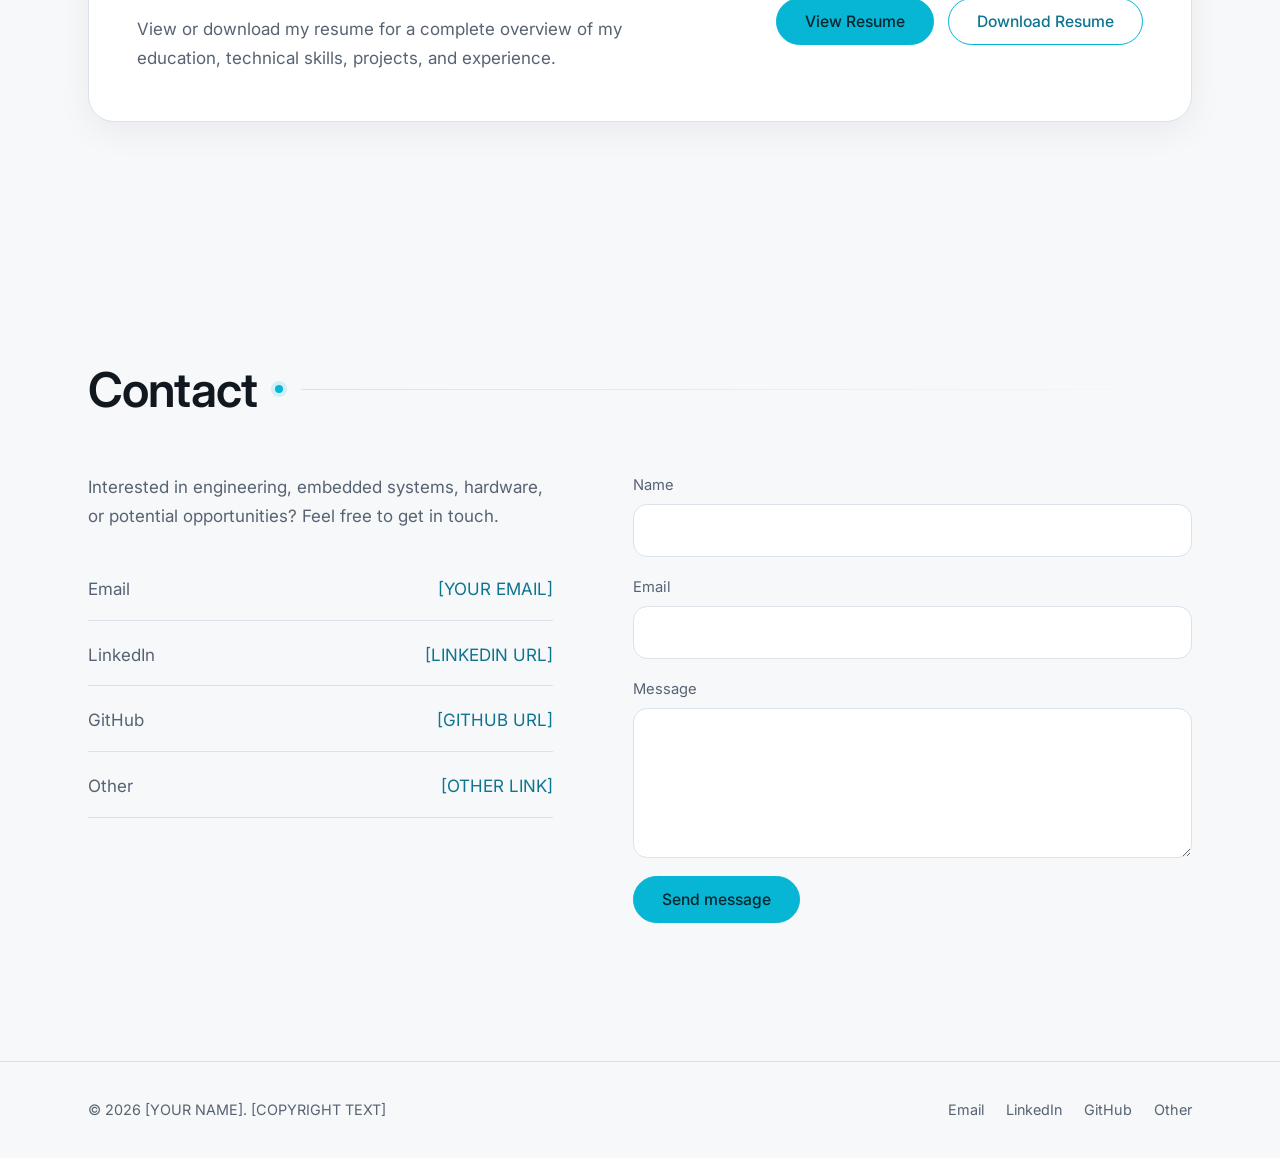
<file: portfolio_websiteinfo_F26.html>
<!DOCTYPE html>
<html lang="en">
<head>
<meta charset="utf-8">
<meta name="viewport" content="width=device-width, initial-scale=1">
<title>[YOUR NAME] | Portfolio</title>
<link rel="preconnect" href="https://fonts.googleapis.com">
<link rel="stylesheet" href="https://fonts.googleapis.com/css2?family=Inter:wght@400;500;600;700&display=swap">
<style>
/* ===== THEME: change colours/fonts here ===== */
:root{--bg:#f6f8fa;--bg2:#ffffff;--line:#dbe2e9;--tx:#12181f;--mut:#576372;--ac:#06b6d4;--act:#0e7490;--acd:rgba(6,182,212,.14);--sh:0 10px 34px rgba(18,24,31,.06);
--hf:'Inter',system-ui,sans-serif;--bf:'Inter',system-ui,sans-serif;--w:1160px;--ease:cubic-bezier(.2,.7,.2,1)}
*{box-sizing:border-box;margin:0}
html{scroll-behavior:smooth;scroll-padding-top:72px}
body{background:var(--bg);color:var(--tx);font:400 1.0625rem/1.7 var(--bf);-webkit-font-smoothing:antialiased}
a{color:var(--act);text-decoration:none}
:focus-visible{outline:2px solid var(--ac);outline-offset:3px}
h1,h2,h3,h4{font-family:var(--hf);font-weight:600;line-height:1.15;letter-spacing:-.025em}
ul{padding-left:1.1rem}li{margin:.25rem 0}
.wrap{max-width:var(--w);margin:0 auto;padding:0 28px}
section{padding:120px 0}
.muted{color:var(--mut)}.small{font-size:.9rem;color:var(--mut)}
/* section heading with trace line */
.sh{display:flex;align-items:center;gap:18px;margin-bottom:56px}
.sh h2{font-size:clamp(2rem,4vw,3rem)}
.sh:after{content:"";flex:1;height:1px;background:linear-gradient(90deg,var(--line),transparent)}
.sh:before{content:"";order:1;width:8px;height:8px;border-radius:50%;background:var(--ac);box-shadow:0 0 0 4px var(--acd)}
.sh h2{order:0}.sh:after{order:2}
/* nav */
nav{position:fixed;inset:0 0 auto;z-index:50;transition:background .3s,border-color .3s,backdrop-filter .3s;border-bottom:1px solid transparent}
nav.scrolled,nav.open{background:rgba(246,248,250,.82);backdrop-filter:blur(14px);-webkit-backdrop-filter:blur(14px);border-color:var(--line)}
.nb{display:flex;align-items:center;justify-content:space-between;height:68px}
.logo{font:700 1.15rem var(--hf);color:var(--tx)}
.nl{display:flex;gap:6px;list-style:none;padding:0}
.nl a{display:block;padding:8px 14px;color:var(--mut);font-size:.95rem;position:relative;transition:color .2s}
.nl a:after{content:"";position:absolute;left:14px;right:14px;bottom:2px;height:2px;background:var(--ac);transform:scaleX(0);transition:transform .25s var(--ease)}
.nl a:hover,.nl a.on{color:var(--tx)}.nl a.on:after,.nl a:hover:after{transform:scaleX(1)}
.burger{display:none;background:none;border:0;width:44px;height:44px;cursor:pointer;position:relative}
.burger i{position:absolute;left:11px;right:11px;height:2px;background:var(--tx);transition:transform .3s,opacity .2s}
.burger i:nth-child(1){top:16px}.burger i:nth-child(2){top:21px}.burger i:nth-child(3){top:26px}
nav.open .burger i:nth-child(1){transform:translateY(5px) rotate(45deg)}
nav.open .burger i:nth-child(2){opacity:0}
nav.open .burger i:nth-child(3){transform:translateY(-5px) rotate(-45deg)}
/* buttons */
.btn{display:inline-block;padding:13px 28px;border:1px solid var(--ac);border-radius:100px;font:500 .98rem var(--bf);cursor:pointer;transition:transform .2s var(--ease),background .2s,color .2s,box-shadow .2s}
.btn:hover{transform:translateY(-2px)}
.btn.p{background:var(--ac);color:#04262e}.btn.p:hover{box-shadow:0 6px 22px rgba(6,182,212,.3)}
.btn.s{background:transparent;color:var(--act)}.btn.s:hover{background:var(--acd)}
.btns{display:flex;flex-wrap:wrap;gap:14px}
/* placeholder image */
.ph{position:relative;aspect-ratio:var(--r,16/10);overflow:hidden;border:1px solid var(--line);border-radius:20px;background:
radial-gradient(var(--line) 1.4px,transparent 1.6px) 0 0/22px 22px,var(--bg);
display:grid;place-items:center;text-align:center;color:var(--mut);font-size:.9rem;transition:border-color .3s,transform .3s var(--ease)}
.ph span{background:var(--bg2);padding:7px 16px;border-radius:100px;box-shadow:var(--sh)}
.ph img{position:absolute;inset:0;width:100%;height:100%;object-fit:cover;transition:transform .6s var(--ease)}
.ph:hover{border-color:var(--ac)}.ph:hover img{transform:scale(1.04)}
/* tags */
.tags{display:flex;flex-wrap:wrap;gap:8px;list-style:none;padding:0}
.tag{padding:5px 13px;border:1px solid var(--line);border-radius:100px;font-size:.88rem;color:var(--tx);background:var(--bg2);transition:transform .2s var(--ease),border-color .2s,color .2s}
.tag:hover{transform:translateY(-2px);border-color:var(--ac);color:var(--act)}
/* hero */
#home{min-height:100vh;display:flex;align-items:center;padding:120px 0 80px}
.hg{display:grid;grid-template-columns:1.15fr .85fr;gap:72px;align-items:center}
.hero h1{font-size:clamp(3rem,7.5vw,5.5rem);font-weight:600;margin-bottom:18px}
.hero .sub{font:500 clamp(1.15rem,2vw,1.5rem) var(--hf);color:var(--act);margin-bottom:22px}
.hero p.in{max-width:52ch;color:var(--mut);margin-bottom:38px}
.rise{opacity:0;transform:translateY(18px);animation:rise .8s var(--ease) forwards;animation-delay:var(--d,0s)}
@keyframes rise{to{opacity:1;transform:none}}
/* about */
.ag{display:grid;grid-template-columns:1fr 1fr;gap:80px;align-items:center}
.ag p{margin-bottom:18px;max-width:60ch}
/* skills */
.sg{display:grid;grid-template-columns:repeat(auto-fit,minmax(320px,1fr));gap:24px}
.sc{padding:30px;border:1px solid var(--line);border-radius:22px;background:var(--bg2);box-shadow:var(--sh)}
.sc h3{font-size:1.3rem;margin-bottom:8px}.sc p{margin-bottom:18px}
/* projects */
.proj{padding:72px 0;border-top:1px solid var(--line)}.proj:first-of-type{border-top:0;padding-top:0}
.pg{display:grid;grid-template-columns:1.1fr .9fr;gap:64px;align-items:center}
.proj.right .pmedia{order:2}
.pmedia{display:grid;gap:16px}
.pmedia .ph:first-child:hover{transform:translateY(-4px)}
.proj.full .pg{grid-template-columns:1fr}
.proj.full .pmedia{grid-template-columns:2fr 1fr;align-items:end}
.proj.full .pinfo{display:grid;grid-template-columns:1fr 1fr;gap:16px 64px}
.proj.full .pinfo>*{margin:0}.proj.full .ptitle{grid-column:1/-1}
.type{display:inline-block;font-size:.85rem;color:var(--act);border-left:2px solid var(--ac);padding-left:10px;margin-bottom:14px}
.ptitle{font-size:clamp(1.8rem,3.2vw,2.5rem);margin-bottom:14px}
.pinfo>.short{color:var(--mut);margin-bottom:22px}.pinfo>.tags{margin-bottom:26px}
.det{display:grid;grid-template-columns:repeat(3,1fr);gap:40px 48px;margin-top:56px}
.det h4{font-size:1.05rem;color:var(--act);padding-top:14px;border-top:1px solid var(--line);margin-bottom:10px}
.det p,.det li{color:var(--mut);font-size:.98rem}
.proj.compact{padding:26px;margin-bottom:24px;border:1px solid var(--line);border-radius:26px;background:var(--bg2);box-shadow:var(--sh);transition:opacity .7s var(--ease),transform .5s var(--ease),border-color .3s}
.proj.compact:hover{transform:translateY(-3px);border-color:var(--ac)}
.cgrid{display:grid;grid-template-columns:340px 1fr;gap:36px;align-items:center}
.compact .ptitle{font-size:1.7rem}.compact .pinfo>.short{margin-bottom:16px}.compact .pinfo>.tags{margin-bottom:20px}
details summary{cursor:pointer;color:var(--act);font-weight:500;margin-top:22px;list-style:none;display:inline-flex;gap:8px;align-items:center}
details summary::-webkit-details-marker{display:none}
details summary:after{content:"+";font-size:1.4rem;line-height:1;transition:transform .25s}
details[open] summary:after{transform:rotate(45deg)}
details[open] .det{animation:rise .5s var(--ease)}
.compact .det{margin-top:24px}
/* timeline */
.tl{position:relative;padding-left:36px;margin-bottom:96px}
.tl:before{content:"";position:absolute;left:5px;top:8px;bottom:0;width:1px;background:var(--line)}
.te{position:relative;padding-bottom:56px}
.te:before{content:"";position:absolute;left:-36px;top:9px;width:11px;height:11px;border-radius:50%;background:var(--bg);border:2px solid var(--ac)}
.te h3{font-size:1.5rem}.te .co{color:var(--act);margin:4px 0}
.te .cols{display:grid;grid-template-columns:1fr 1fr;gap:12px 48px;margin-top:16px}
.te h4{font-size:1rem;margin-bottom:4px}.te li{color:var(--mut)}
.sub2{font-size:1.6rem;margin-bottom:36px}
.eg{display:grid;grid-template-columns:repeat(auto-fit,minmax(340px,1fr));gap:48px}
.eg>div{border-left:2px solid var(--ac);padding-left:24px}
.eg h3{font-size:1.4rem}.eg .tags{margin:14px 0}
/* resume + contact */
.rs{display:flex;justify-content:space-between;align-items:center;gap:32px;flex-wrap:wrap;padding:48px;border:1px solid var(--line);border-radius:26px;background:var(--bg2);box-shadow:var(--sh)}
.rs h2{font-size:2rem;margin-bottom:8px}.rs p{max-width:50ch}
.cg{display:grid;grid-template-columns:1fr 1.2fr;gap:80px}
.cl{list-style:none;padding:0;margin-top:28px}
.cl li{padding:16px 0;border-bottom:1px solid var(--line);display:flex;justify-content:space-between;gap:16px;flex-wrap:wrap}
.cl a:hover{text-decoration:underline}
form{display:grid;gap:18px}
label{display:grid;gap:6px;font-size:.92rem;color:var(--mut)}
input,textarea{font:inherit;color:var(--tx);background:var(--bg2);border:1px solid var(--line);border-radius:14px;padding:13px 16px;transition:border-color .2s}
input:focus,textarea:focus{outline:none;border-color:var(--ac)}
textarea{min-height:150px;resize:vertical}
form .btn{justify-self:start}
footer{border-top:1px solid var(--line);padding:36px 0}
.fb{display:flex;justify-content:space-between;align-items:center;gap:16px;flex-wrap:wrap}
.fb .fl{display:flex;gap:22px}
/* reveal */
.rv{opacity:0;transform:translateY(22px);transition:opacity .7s var(--ease),transform .7s var(--ease)}
.rv.in{opacity:1;transform:none}
/* responsive */
@media(max-width:960px){
section{padding:88px 0}
.hg,.ag,.pg,.cg{grid-template-columns:1fr;gap:44px}
.proj.right .pmedia{order:0}
.det{grid-template-columns:1fr 1fr}
.proj.full .pinfo{grid-template-columns:1fr}
.hero .ph{max-width:460px}
.cgrid{grid-template-columns:1fr;gap:24px}
}
@media(max-width:720px){
.wrap{padding:0 20px}
.burger{display:block}
.nl{position:absolute;top:68px;left:0;right:0;flex-direction:column;gap:0;background:rgba(246,248,250,.97);backdrop-filter:blur(14px);border-bottom:1px solid var(--line);max-height:0;overflow:hidden;visibility:hidden;transition:max-height .35s var(--ease),visibility .35s}
nav.open .nl{max-height:420px;visibility:visible}
.nl a{padding:16px 20px}.nl a:after{display:none}
.det,.te .cols,.proj.full .pmedia{grid-template-columns:1fr}
.det{gap:32px}.rs{padding:28px}
.btn{flex:1 1 100%;text-align:center}
.eg{grid-template-columns:1fr}
.sg{grid-template-columns:1fr}
}
@media(prefers-reduced-motion:reduce){html{scroll-behavior:auto}*{animation:none!important;transition:none!important}.rise,.rv{opacity:1;transform:none}}
</style>
</head>
<body>
<nav id="nav"><div class="wrap nb">
  <a class="logo" href="#home" id="logo"></a>
  <button class="burger" id="burger" aria-label="Toggle menu" aria-expanded="false"><i></i><i></i><i></i></button>
  <ul class="nl" id="navlinks"></ul>
</div></nav>
<main id="app"></main>
<footer><div class="wrap fb" id="foot"></div></footer>

<script>
/* =====================================================================
   EDIT YOUR CONTENT HERE. Everything below the DATA object is layout code.
   - Leave an image field as "" to show the placeholder box.
   - Set it to a path/URL (e.g. "images/pcb.jpg") to show your image.
   - Copy a whole { ... } block in `projects`, `experience`, etc. to add more.
   - Project `layout`: "left" (image left), "right" (image right), "compact" (small horizontal card that expands to show details).
   ===================================================================== */
const DATA = {
  name: "[YOUR NAME]",
  role: "Electrical & Computer Engineering | Embedded Systems & Hardware",
  intro: "Electrical and Computer Engineering student with hands-on experience in embedded systems, circuit design, microprocessors, and engineering software. Interested in building practical hardware and software systems and solving technical problems through design, testing, and iteration.",
  heroImage: "",
  nav: [["Home","home"],["About","about"],["Skills","skills"],["Projects","projects"],["Experience","experience"],["Contact","contact"]],
  about: {
    title: "About",
    paragraphs: [
      "I am a third-year Electrical and Computer Engineering student at Dalhousie University with a strong interest in computer hardware, embedded systems, and practical engineering design.",
      "My coursework and projects have given me experience working across both hardware and software, from circuit analysis and microprocessors to Arduino-based systems, programming, debugging, and technical documentation."
    ],
    small: [
      "Dalhousie University — Bachelor of Electrical Engineering, expected 2028",
      "Interested in embedded systems, FPGA/SystemVerilog, computer hardware, and engineering applications of AI."
    ],
    image: ""
  },
  skills: [
    {
      title: "Programming",
      desc: "Programming languages and development experience used across engineering coursework and projects.",
      items: ["C", "C++", "Python", "MATLAB"]
    },
    {
      title: "Hardware / Electronics",
      desc: "Hands-on experience designing, building, measuring, and debugging electronic systems.",
      items: ["Circuit Design", "Oscilloscopes", "Soldering", "Breadboarding"]
    },
    {
      title: "Embedded Systems",
      desc: "Experience with microprocessors, Arduino-based systems, and low-level embedded programming.",
      items: ["Microprocessors", "Arduino", "AVR Assembly", "Embedded Debugging"]
    },
    {
      title: "Software / Tools",
      desc: "Engineering software used for circuit design, digital logic, PCB work, and development.",
      items: ["KiCad", "LTSpice", "Intel Quartus", "Logisim", "Microchip Studio", "SolidWorks"]
    },
    {
      title: "Engineering",
      desc: "Technical skills developed through engineering projects, laboratories, and coursework.",
      items: ["System Debugging", "Unit Testing", "Uncertainty Analysis", "Technical Documentation"]
    }
  ],
  projects: [
    {
      layout: "left",
      title: "Arduino-Based Robotic Crane",
      type: "Embedded Systems / Robotics",
      short: "Arduino-controlled robotic crane designed to transfer cargo between multiple levels using vertical and rotational movement.",
      image: "",
      image2: "",
      imageLabel: "Robotic Crane — Project Image",
      image2Label: "Robotic Crane — Testing / Hardware Image",
      tags: ["Arduino", "Embedded Systems", "Electronics", "Robotics"],
      links: [["View Project","#"],["GitHub","#"]],
      details: {
        "Overview": "A team engineering project involving the design and construction of an Arduino-based robotic crane capable of moving cargo between multiple levels.",
        "Objective": "Design a reliable robotic arm capable of completing the required cargo-transfer task while meeting positional accuracy and reliability requirements.",
        "Implementation": "Built and tested a vertical and rotational electric arm using Arduino-based control and iterative hardware testing.",
        "Technical Details": ["Vertical and rotational arm movement", "Arduino-based control system"],
        "Results": ["At least 95% task success rate", "Approximately ±5 mm positioning accuracy over 20+ test cycles"],
        "My Contribution": "Team project completed as part of a four-person engineering team."
      }
    },
    {
      layout: "right",
      title: "Arduino Reaction Time Tester",
      type: "Embedded Systems / Arduino",
      short: "Arduino-based reaction-time project demonstrating embedded programming, hardware interfacing, and timing measurement.",
      image: "",
      image2: "",
      imageLabel: "Reaction Time Tester — Project Image",
      image2Label: "Reaction Time Tester — Hardware Image",
      tags: ["Arduino", "C/C++", "Embedded Systems", "Timing"],
      links: [["View Project","#"],["GitHub","#"]],
      details: {
        "Overview": "An Arduino-based embedded project designed to measure and display a user's reaction time.",
        "Objective": "Create a responsive hardware system that detects user input, measures the elapsed time, and presents the result.",
        "Implementation": "Developed the embedded control logic and interfaced the required input/output hardware with the Arduino platform.",
        "Technical Details": ["Microcontroller-based timing", "Hardware input/output interfacing"],
        "Results": ["Functional reaction-time measurement system"],
        "My Contribution": "Designed and implemented the embedded project as a hands-on electronics project."
      }
    },
    {
      layout: "compact",
      title: "AVR Microprocessor & Assembly Projects",
      type: "Microprocessors",
      short: "Low-level AVR programming and microcontroller work involving registers, GPIO, timing, assembly, and C.",
      image: "",
      image2: "",
      imageLabel: "AVR Microprocessor — Project Image",
      image2Label: "Assembly / Hardware Image",
      tags: ["AVR", "Assembly", "C", "Microprocessors", "Arduino Nano"],
      links: [["View Project","#"],["GitHub","#"]],
      details: {
        "Overview": "Microprocessor coursework and hands-on work using the ATmega328P/Arduino Nano platform.",
        "Objective": "Understand and implement low-level microcontroller functionality using both C and AVR assembly.",
        "Implementation": "Worked with GPIO registers, bit manipulation, timing loops, program flow, and embedded C/assembly code.",
        "Technical Details": ["ATmega328P", "16 MHz Arduino Nano clock", "DDRB and PORTB GPIO registers"],
        "Results": ["Compared C and assembly implementations and compiled program sizes", "Implemented GPIO control and timing routines"],
        "My Contribution": "Implemented, tested, and debugged microprocessor programs while analyzing their low-level operation."
      }
    },
    {
      layout: "compact",
      title: "Engineering Circuit Design & Analysis",
      type: "Electrical Circuits",
      short: "Hands-on circuit laboratory work involving Kirchhoff's laws, Thévenin/superposition, op-amps, dependent sources, and AC phasor analysis.",
      image: "",
      image2: "",
      imageLabel: "Circuit Laboratory — Project Image",
      image2Label: "Circuit Measurement — Secondary Image",
      tags: ["Circuit Analysis", "Oscilloscope", "LTSpice", "AC/Phasors", "Op-Amps"],
      links: [["View Project","#"],["GitHub","#"]],
      details: {
        "Overview": "A collection of electrical engineering laboratory projects focused on analyzing and experimentally validating circuit behavior.",
        "Objective": "Apply circuit-analysis theory to physical circuits and compare calculated, simulated, and measured results.",
        "Implementation": "Built circuits on breadboards, performed measurements, analyzed uncertainty, and documented experimental results.",
        "Technical Details": ["Kirchhoff's Laws", "Thévenin and Superposition", "Op-amp circuits", "AC/phasor analysis"],
        "Results": ["Measured resistor power and circuit quantities", "Compared theoretical and experimental values"],
        "My Contribution": "Built circuits, performed measurements, analyzed discrepancies, and prepared technical laboratory documentation."
      }
    },
    {
      layout: "compact",
      title: "Digital Logic & FPGA Exploration",
      type: "Digital Systems",
      short: "Digital logic design experience using Boolean logic, Logisim, Quartus, and exploration of FPGA/SystemVerilog-based hardware design.",
      image: "",
      image2: "",
      imageLabel: "Digital Logic / FPGA — Project Image",
      image2Label: "FPGA Design — Secondary Image",
      tags: ["SystemVerilog", "FPGA", "Quartus", "Logisim", "Boolean Logic"],
      links: [["View Project","#"],["GitHub","#"]],
      details: {
        "Overview": "Digital systems work involving Boolean logic, digital circuit design, simulation, and FPGA-oriented development.",
        "Objective": "Develop an understanding of digital hardware design and how logical systems can be implemented in programmable hardware.",
        "Implementation": "Used digital logic simulation and FPGA development tools to design and explore hardware-based systems.",
        "Technical Details": ["Boolean logic", "Intel Quartus", "Logisim", "SystemVerilog / FPGA exploration"],
        "Results": ["Developed practical experience translating logic concepts into digital hardware designs"],
        "My Contribution": "Designed and tested digital logic systems and explored FPGA-based hardware development."
      }
    }
  ],
  projectDefaults: {
    title: "[PROJECT TITLE]", type: "[PROJECT TYPE]", short: "[SHORT PROJECT DESCRIPTION]",
    image: "", image2: "", imageLabel: "[PROJECT IMAGE]", image2Label: "[SECONDARY IMAGE (OPTIONAL)]",
    tags: ["[TECHNOLOGY]","[TECHNOLOGY]","[TECHNOLOGY]"],
    links: [["View Project","#"],["GitHub","#"]],
    details: {
      "Overview": "[SHORT INTRODUCTORY PARAGRAPH]",
      "Objective": "[WHAT THE PROJECT WAS INTENDED TO ACCOMPLISH]",
      "Implementation": "[HOW THE PROJECT WAS BUILT]",
      "Technical Details": ["[SPECIFICATION OR DESIGN DECISION]","[SPECIFICATION OR DESIGN DECISION]"],
      "Results": ["[MEASUREMENT OR OUTCOME]","[MEASUREMENT OR OUTCOME]"],
      "My Contribution": "[YOUR SPECIFIC ROLE, ESPECIALLY IF A TEAM PROJECT]"
    }
  },
  experience: [
    {
      title: "Video Game Company",
      company: "Video Game Company",
      dates: "Current",
      desc: "Work involving game-related projects, player-facing events, and structured proposal development.",
      responsibilities: ["Developing and evaluating event concepts", "Preparing detailed proposals and impact/time analyses"],
      accomplishments: ["Proposed rotating gameplay events and experience-boost concepts", "Analyzed available player-activity information to support event planning"]
    }
  ],
  education: [
    {
      institution: "Dalhousie University",
      degree: "Bachelor of Electrical Engineering",
      dates: "Expected 2028",
      gpa: "GPA: 3.4",
      courses: ["Microprocessors", "Signal Analysis", "Electric Circuits", "Probability & Statistics"],
      extra: "Electrical and Computer Engineering student with hands-on coursework in embedded systems, circuits, digital logic, and engineering analysis."
    }
  ],
  resume: {
    title: "Resume",
    desc: "View or download my resume for a complete overview of my education, technical skills, projects, and experience.",
    view: "#",
    download: "#"
  },
  contact: {
    title: "Contact",
    intro: "Interested in engineering, embedded systems, hardware, or potential opportunities? Feel free to get in touch.",
    links: [
      ["Email","[YOUR EMAIL]","#"],
      ["LinkedIn","[LINKEDIN URL]","#"],
      ["GitHub","[GITHUB URL]","#"],
      ["Other","[OTHER LINK]","#"]
    ]
  }
};

/* ============================ RENDER CODE ============================ */
const D = DATA, $ = s => document.querySelector(s);
const list = a => `<ul>${a.map(x => `<li>${x}</li>`).join("")}</ul>`;
const tags = a => `<ul class="tags">${a.map(t => `<li class="tag">${t}</li>`).join("")}</ul>`;
const sh = t => `<div class="sh rv"><h2>${t}</h2></div>`;
const ph = (src, label, ratio) => `<div class="ph" style="--r:${ratio}">${src ? `<img src="${src}" alt="${label}" loading="lazy">` : `<span>${label}</span>`}</div>`;

function project(p) {
  p = { ...D.projectDefaults, ...p };
  const det = { ...D.projectDefaults.details, ...(p.details || {}) };
  const full = p.layout === "full";
  const btns = `<div class="btns">${p.links.map(([l, h], i) => `<a class="btn ${i ? "s" : "p"}" href="${h}">${l}</a>`).join("")}</div>`;
  const dh = `<div class="det">${Object.entries(det).map(([k, v]) => `<div><h4>${k}</h4>${Array.isArray(v) ? list(v) : `<p>${v}</p>`}</div>`).join("")}</div>`;
  if (p.layout === "compact") return `<article class="proj compact rv"><div class="cgrid">${ph(p.image, p.imageLabel, "4/3")}<div class="pinfo"><span class="type">${p.type}</span><h3 class="ptitle">${p.title}</h3><p class="short">${p.short}</p>${tags(p.tags)}${btns}</div></div><details><summary>Project details</summary>${dh}</details></article>`;
  return `<article class="proj ${p.layout} rv">
    <div class="pg">
      <div class="pmedia">${ph(p.image, p.imageLabel, full ? "21/9" : "4/3")}${ph(p.image2, p.image2Label, "16/9")}</div>
      <div class="pinfo">
        <div class="ptitle-wrap" style="display:contents"><span class="type">${p.type}</span></div>
        <h3 class="ptitle">${p.title}</h3>
        <p class="short">${p.short}</p>
        ${tags(p.tags)}
        ${btns}
      </div>
    </div>
    ${dh}
  </article>`;
}

$("#navlinks").innerHTML = D.nav.map(([l, id]) => `<li><a href="#${id}">${l}</a></li>`).join("");
$("#logo").textContent = D.name;
document.title = `${D.name} | Portfolio`;

$("#app").innerHTML = `
<section id="home"><div class="wrap hero hg">
  <div>
    <h1 class="rise">${D.name}</h1>
    <p class="sub rise" style="--d:.12s">${D.role}</p>
    <p class="in rise" style="--d:.24s">${D.intro}</p>
    <div class="btns rise" style="--d:.36s"><a class="btn p" href="#projects">View Projects</a><a class="btn s" href="#contact">Contact Me</a></div>
  </div>
  <div class="rise" style="--d:.3s">${ph(D.heroImage, "[HERO IMAGE]", "4/5")}</div>
</div></section>

<section id="about"><div class="wrap">${sh(D.about.title)}
  <div class="ag">
    <div class="rv">${D.about.paragraphs.map(p => `<p>${p}</p>`).join("")}${D.about.small.map(p => `<p class="small">${p}</p>`).join("")}</div>
    <div class="rv">${ph(D.about.image, "[ABOUT IMAGE]", "4/5")}</div>
  </div>
</div></section>

<section id="skills"><div class="wrap">${sh("Skills")}
  <div class="sg">${D.skills.map(s => `<div class="sc rv"><h3>${s.title}</h3><p class="muted">${s.desc}</p>${tags(s.items)}</div>`).join("")}</div>
</div></section>

<section id="projects"><div class="wrap">${sh("Projects")}${D.projects.map(project).join("")}</div></section>

<section id="experience"><div class="wrap">${sh("Experience")}
  <div class="tl">${D.experience.map(e => `<div class="te rv">
    <h3>${e.title}</h3><p class="co">${e.company}</p><p class="small">${e.dates}</p><p class="muted" style="margin-top:10px;max-width:70ch">${e.desc}</p>
    <div class="cols"><div><h4>Responsibilities</h4>${list(e.responsibilities)}</div><div><h4>Accomplishments</h4>${list(e.accomplishments)}</div></div></div>`).join("")}</div>
  <h3 class="sub2 rv" id="education">Education</h3>
  <div class="eg">${D.education.map(e => `<div class="rv"><h3>${e.institution}</h3><p>${e.degree}</p><p class="small">${e.dates}</p><p class="muted">${e.gpa}</p>${tags(e.courses)}<p class="small">${e.extra}</p></div>`).join("")}</div>
</div></section>

<section id="resume" style="padding-top:0"><div class="wrap"><div class="rs rv">
  <div><h2>${D.resume.title}</h2><p class="muted">${D.resume.desc}</p></div>
  <div class="btns"><a class="btn p" href="${D.resume.view}" target="_blank" rel="noopener">View Resume</a><a class="btn s" href="${D.resume.download}" download>Download Resume</a></div>
</div></div></section>

<section id="contact"><div class="wrap">${sh(D.contact.title)}
  <div class="cg">
    <div class="rv"><p class="muted" style="max-width:44ch">${D.contact.intro}</p>
      <ul class="cl">${D.contact.links.map(([l, t, h]) => `<li><span class="muted">${l}</span><a href="${h}">${t}</a></li>`).join("")}</ul></div>
    <form class="rv" id="form">
      <label>Name<input name="name" required autocomplete="name"></label>
      <label>Email<input name="email" type="email" required autocomplete="email"></label>
      <label>Message<textarea name="message" required></textarea></label>
      <button class="btn p" type="submit">Send message</button>
      <p class="small" id="fmsg" role="status"></p>
    </form>
  </div>
</div></section>`;

$("#foot").innerHTML = `<span class="small">&copy; ${new Date().getFullYear()} ${D.name}. [COPYRIGHT TEXT]</span>
<div class="fl">${D.contact.links.map(([l, , h]) => `<a class="small" href="${h}">${l}</a>`).join("")}</div>`;

/* ============================ BEHAVIOUR ============================ */
const nav = $("#nav"), burger = $("#burger");
const onScroll = () => nav.classList.toggle("scrolled", scrollY > 20);
addEventListener("scroll", onScroll, { passive: true }); onScroll();
burger.onclick = () => { const o = nav.classList.toggle("open"); burger.setAttribute("aria-expanded", o); };
document.querySelectorAll("#navlinks a").forEach(a => a.addEventListener("click", () => { nav.classList.remove("open"); burger.setAttribute("aria-expanded", false); }));

const rvIO = new IntersectionObserver(es => es.forEach(e => { if (e.isIntersecting) { e.target.classList.add("in"); rvIO.unobserve(e.target); } }), { threshold: .12 });
document.querySelectorAll(".rv").forEach(el => rvIO.observe(el));

const links = [...document.querySelectorAll("#navlinks a")];
const secIO = new IntersectionObserver(es => es.forEach(e => {
  if (e.isIntersecting) links.forEach(a => a.classList.toggle("on", a.getAttribute("href") === "#" + e.target.id));
}), { rootMargin: "-45% 0px -50% 0px" });
D.nav.forEach(([, id]) => { const s = document.getElementById(id); s && secIO.observe(s); });

$("#form").addEventListener("submit", e => { e.preventDefault(); $("#fmsg").textContent = "Form is a placeholder. Connect it to a form service to send messages."; });
</script>
</body>
</html>
</file>
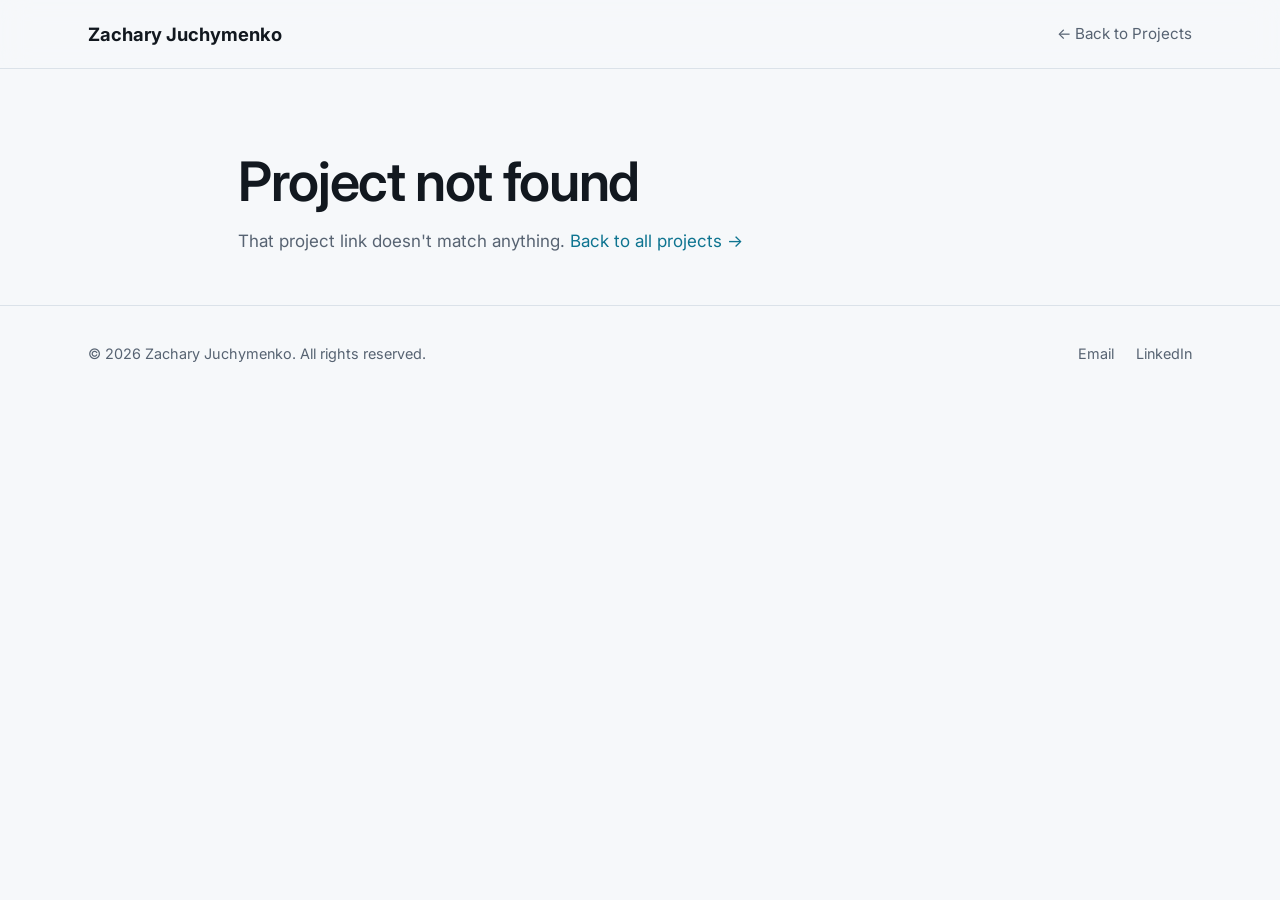
<file: project.html>
<!DOCTYPE html>
<html lang="en">
<head>
<meta charset="utf-8">
<meta name="viewport" content="width=device-width, initial-scale=1">
<title>Project | Zachary Juchymenko</title>
<link rel="preconnect" href="https://fonts.googleapis.com">
<link rel="stylesheet" href="https://fonts.googleapis.com/css2?family=Inter:wght@400;500;600;700&display=swap">
<link rel="stylesheet" href="styles.css">
</head>
<body>
<nav id="nav" class="scrolled"><div class="wrap nb">
  <a class="logo" href="index.html" id="logo"></a>
  <a class="back" href="index.html#projects">&larr; Back to Projects</a>
</div></nav>
<main id="app"></main>
<footer><div class="wrap fb" id="foot"></div></footer>

<script src="data.js"></script>
<script>
const D = DATA, $ = s => document.querySelector(s);
$("#logo").textContent = D.name;

const slug = new URLSearchParams(location.search).get("slug");
const p = [...D.projects, ...(D.teams || [])].find(x => x.slug === slug);

function linkButton(l, i) {
  return `<a class="btn ${i === 0 ? "p" : "s"}" href="${l.href}" target="_blank" rel="noopener">${l.label}</a>`;
}
function embedsHtml(links) {
  return links.filter(l => l.embed && isEmbeddable(l.href)).map(l =>
    `<div class="embed-wrap rv"><iframe src="${embedUrl(l.href)}" title="${l.label}" allow="autoplay; fullscreen" allowfullscreen loading="lazy"></iframe></div>`
  ).join("");
}

if (!p) {
  $("#app").innerHTML = `<section class="pd-head"><div class="wrap-n">
    <h1>Project not found</h1>
    <p class="muted" style="margin-top:14px">That project link doesn't match anything. <a href="index.html#projects">Back to all projects &rarr;</a></p>
  </div></section>`;
  document.title = "Project not found | " + D.name;
} else {
  document.title = `${p.title} | ${D.name}`;
  const det = p.details || {};
  const links = p.links || [];
  const media2 = p.image2 ? media(p.image2, p.image2Label, "16/10") : "";

  $("#app").innerHTML = `
  <section class="pd-head"><div class="wrap-n">
    <span class="pd-type rv">${p.type}</span>
    <h1 class="rv">${p.title}</h1>
    ${p.event ? `<p class="pd-event rv">${p.event}</p>` : ""}
    ${tagsHtml(p.tags)}
    <div class="pd-media">
      ${p.image ? media(p.image, p.imageLabel, "16/10") : (p.image2 ? "" : media("", p.imageLabel, "16/10"))}
      ${media2}
    </div>
    ${links.length ? `<div class="pd-links btns rv">${links.map(linkButton).join("")}</div>` : ""}
    ${embedsHtml(links)}
    <div class="det">${Object.entries(det).map(([k, v]) => `<div class="rv"><h4>${k}</h4>${Array.isArray(v) ? list(v) : `<p>${v}</p>`}</div>`).join("")}</div>
    <p style="margin-top:56px"><a class="back" href="index.html#projects">&larr; Back to Projects</a></p>
  </div></section>`;
}

$("#foot").innerHTML = `<span class="small">&copy; ${new Date().getFullYear()} ${D.name}. All rights reserved.</span>
<div class="fl">${D.contact.links.map(([l, , h]) => `<a class="small" href="${h}">${l}</a>`).join("")}</div>`;

const rvIO = new IntersectionObserver(es => es.forEach(e => { if (e.isIntersecting) { e.target.classList.add("in"); rvIO.unobserve(e.target); } }), { threshold: .1 });
document.querySelectorAll(".rv").forEach(el => rvIO.observe(el));
</script>
</body>
</html>
</file>
<file: styles.css>
/* ===== THEME: change colours/fonts here — shared by index.html and project.html ===== */
:root{--bg:#f6f8fa;--bg2:#ffffff;--line:#dbe2e9;--tx:#12181f;--mut:#576372;--ac:#06b6d4;--act:#0e7490;--acd:rgba(6,182,212,.14);--sh:0 10px 34px rgba(18,24,31,.06);
--hf:'Inter',system-ui,sans-serif;--bf:'Inter',system-ui,sans-serif;--w:1160px;--wn:860px;--ease:cubic-bezier(.2,.7,.2,1)}
*{box-sizing:border-box;margin:0}
html{scroll-behavior:smooth;scroll-padding-top:72px}
body{background:var(--bg);color:var(--tx);font:400 1.0625rem/1.7 var(--bf);-webkit-font-smoothing:antialiased}
a{color:var(--act);text-decoration:none}
:focus-visible{outline:2px solid var(--ac);outline-offset:3px}
h1,h2,h3,h4{font-family:var(--hf);font-weight:600;line-height:1.15;letter-spacing:-.025em}
ul{padding-left:1.1rem}li{margin:.25rem 0}
.wrap{max-width:var(--w);margin:0 auto;padding:0 28px}
.wrap-n{max-width:var(--wn);margin:0 auto;padding:0 28px}
section{padding:120px 0}
.muted{color:var(--mut)}.small{font-size:.9rem;color:var(--mut)}
/* section heading with trace line */
.sh{display:flex;align-items:center;gap:18px;margin-bottom:56px}
.sh h2{font-size:clamp(2rem,4vw,3rem)}
.sh:after{content:"";flex:1;height:1px;background:linear-gradient(90deg,var(--line),transparent)}
.sh:before{content:"";order:1;width:8px;height:8px;border-radius:50%;background:var(--ac);box-shadow:0 0 0 4px var(--acd)}
.sh h2{order:0}.sh:after{order:2}
/* nav */
nav{position:fixed;inset:0 0 auto;z-index:50;transition:background .3s,border-color .3s,backdrop-filter .3s;border-bottom:1px solid transparent}
nav.scrolled,nav.open{background:rgba(246,248,250,.82);backdrop-filter:blur(14px);-webkit-backdrop-filter:blur(14px);border-color:var(--line)}
.nb{display:flex;align-items:center;justify-content:space-between;height:68px}
.logo{font:700 1.15rem var(--hf);color:var(--tx)}
.nl{display:flex;gap:6px;list-style:none;padding:0}
.nl a{display:block;padding:8px 14px;color:var(--mut);font-size:.95rem;position:relative;transition:color .2s}
.nl a:after{content:"";position:absolute;left:14px;right:14px;bottom:2px;height:2px;background:var(--ac);transform:scaleX(0);transition:transform .25s var(--ease)}
.nl a:hover,.nl a.on{color:var(--tx)}.nl a.on:after,.nl a:hover:after{transform:scaleX(1)}
.burger{display:none;background:none;border:0;width:44px;height:44px;cursor:pointer;position:relative}
.burger i{position:absolute;left:11px;right:11px;height:2px;background:var(--tx);transition:transform .3s,opacity .2s}
.burger i:nth-child(1){top:16px}.burger i:nth-child(2){top:21px}.burger i:nth-child(3){top:26px}
nav.open .burger i:nth-child(1){transform:translateY(5px) rotate(45deg)}
nav.open .burger i:nth-child(2){opacity:0}
nav.open .burger i:nth-child(3){transform:translateY(-5px) rotate(-45deg)}
.back{display:inline-flex;align-items:center;gap:6px;color:var(--mut);font-size:.95rem}
.back:hover{color:var(--act)}
/* buttons */
.btn{display:inline-block;padding:13px 28px;border:1px solid var(--ac);border-radius:100px;font:500 .98rem var(--bf);cursor:pointer;transition:transform .2s var(--ease),background .2s,color .2s,box-shadow .2s}
.btn:hover{transform:translateY(-2px)}
.btn.p{background:var(--ac);color:#04262e}.btn.p:hover{box-shadow:0 6px 22px rgba(6,182,212,.3)}
.btn.s{background:transparent;color:var(--act)}.btn.s:hover{background:var(--acd)}
.btns{display:flex;flex-wrap:wrap;gap:14px}
/* placeholder / media box */
.ph{position:relative;aspect-ratio:var(--r,16/10);overflow:hidden;border:1px solid var(--line);border-radius:20px;background:
radial-gradient(var(--line) 1.4px,transparent 1.6px) 0 0/22px 22px,var(--bg);
display:grid;place-items:center;text-align:center;color:var(--mut);font-size:.9rem;transition:border-color .3s,transform .3s var(--ease)}
.ph span{background:var(--bg2);padding:7px 16px;border-radius:100px;box-shadow:var(--sh)}
.ph img,.ph video,.ph iframe{position:absolute;inset:0;width:100%;height:100%;object-fit:cover;border:0}
.ph video{object-fit:contain;background:#000}
.ph img{transition:transform .6s var(--ease)}
.ph:hover{border-color:var(--ac)}.ph:hover img{transform:scale(1.04)}
/* tags */
.tags{display:flex;flex-wrap:wrap;gap:8px;list-style:none;padding:0}
.tag{padding:5px 13px;border:1px solid var(--line);border-radius:100px;font-size:.88rem;color:var(--tx);background:var(--bg2);transition:transform .2s var(--ease),border-color .2s,color .2s}
.tag:hover{transform:translateY(-2px);border-color:var(--ac);color:var(--act)}
/* hero */
#home{min-height:100vh;display:flex;align-items:center;padding:120px 0 80px}
.hg{display:grid;grid-template-columns:1.15fr .85fr;gap:72px;align-items:center}
.hero h1{font-size:clamp(3rem,7.5vw,5.5rem);font-weight:600;margin-bottom:18px}
.hero .sub{font:500 clamp(1.15rem,2vw,1.5rem) var(--hf);color:var(--act);margin-bottom:22px}
.hero p.in{max-width:52ch;color:var(--mut);margin-bottom:38px}
.rise{opacity:0;transform:translateY(18px);animation:rise .8s var(--ease) forwards;animation-delay:var(--d,0s)}
@keyframes rise{to{opacity:1;transform:none}}
/* about */
.ag{display:grid;grid-template-columns:1fr 1fr;gap:80px;align-items:start}
#about .sh{margin-bottom:28px}
.ag p{margin-bottom:18px;max-width:60ch}
.ag-single{max-width:68ch}
.ag-single p{margin-bottom:18px}
/* skills */
.sg{display:grid;grid-template-columns:repeat(auto-fit,minmax(320px,1fr));gap:24px}
.sc{padding:30px;border:1px solid var(--line);border-radius:22px;background:var(--bg2);box-shadow:var(--sh)}
.sc h3{font-size:1.3rem;margin-bottom:8px}.sc p{margin-bottom:18px}
/* project preview grid (homepage) */
.pgrid{display:grid;grid-template-columns:repeat(auto-fit,minmax(300px,1fr));gap:28px}
.pcard{display:block;border:1px solid var(--line);border-radius:22px;background:var(--bg2);box-shadow:var(--sh);overflow:hidden;transition:transform .3s var(--ease),border-color .3s}
.pcard:hover{transform:translateY(-4px);border-color:var(--ac)}
.pcard .ph{border-radius:0;border:0;border-bottom:1px solid var(--line)}
.pcard-body{padding:24px;display:flex;flex-direction:column}
.pcard .type{display:block;font-size:.82rem;color:var(--act);margin-bottom:8px}
.pcard h3{font-size:1.25rem;margin-bottom:8px;color:var(--tx)}
.pcard .short{color:var(--mut);font-size:.96rem;margin-bottom:14px}
.pcard .tags{margin-bottom:20px}
.pcard-btn{align-self:flex-start}
/* project detail page */
.pd-head{padding:150px 0 50px}
.pd-type{display:inline-block;font-size:.9rem;color:var(--act);border-left:2px solid var(--ac);padding-left:10px;margin-bottom:16px}
.pd-head h1{font-size:clamp(2.2rem,5vw,3.4rem);margin-bottom:10px}
.pd-event{color:var(--mut);margin-bottom:22px}
.pd-media{display:grid;grid-template-columns:1fr 1fr;gap:16px;margin:36px 0}
.pd-media:has(.ph:only-child){grid-template-columns:1fr}
.det{display:flex;flex-direction:column;gap:18px;margin-top:28px}
.det>div{background:var(--bg2);border:1px solid var(--line);border-left:3px solid var(--ac);border-radius:10px;padding:22px 26px;box-shadow:var(--sh)}
.det h4{font-size:1.08rem;color:var(--tx);margin-bottom:8px}
.det p,.det li{color:var(--mut);font-size:.98rem}
.pd-links{margin:40px 0}
.embed-wrap{position:relative;aspect-ratio:16/9;border:1px solid var(--line);border-radius:20px;overflow:hidden;margin-top:18px;box-shadow:var(--sh)}
.embed-wrap iframe{position:absolute;inset:0;width:100%;height:100%;border:0}
/* timeline */
.tl{position:relative;padding-left:36px;margin-bottom:96px}
.tl:before{content:"";position:absolute;left:5px;top:8px;bottom:0;width:1px;background:var(--line)}
.te{position:relative;padding-bottom:56px}
.te:before{content:"";position:absolute;left:-36px;top:9px;width:11px;height:11px;border-radius:50%;background:var(--bg);border:2px solid var(--ac)}
.te h3{font-size:1.5rem}.te .co{color:var(--act);margin:4px 0}
.te .cols{display:grid;grid-template-columns:1fr 1fr;gap:12px 48px;margin-top:16px}
.te h4{font-size:1rem;margin-bottom:4px}.te li{color:var(--mut)}
.sub2{font-size:1.6rem;margin-bottom:36px}
.eg{display:grid;grid-template-columns:repeat(auto-fit,minmax(340px,1fr));gap:48px}
.eg>div{border-left:2px solid var(--ac);padding-left:24px}
.eg h3{font-size:1.4rem}.eg .tags{margin:14px 0}
/* resume + contact */
.rs{display:flex;justify-content:space-between;align-items:center;gap:32px;flex-wrap:wrap;padding:48px;border:1px solid var(--line);border-radius:26px;background:var(--bg2);box-shadow:var(--sh)}
.rs h2{font-size:2rem;margin-bottom:8px}.rs p{max-width:50ch}
.cg{max-width:680px}
.cl{list-style:none;padding:0;margin-top:28px}
.cl li{padding:16px 0;border-bottom:1px solid var(--line);display:flex;justify-content:space-between;gap:16px;flex-wrap:wrap}
.cl a:hover{text-decoration:underline}
footer{border-top:1px solid var(--line);padding:36px 0}
.fb{display:flex;justify-content:space-between;align-items:center;gap:16px;flex-wrap:wrap}
.fb .fl{display:flex;gap:22px}
/* reveal */
.rv{opacity:0;transform:translateY(22px);transition:opacity .7s var(--ease),transform .7s var(--ease)}
.rv.in{opacity:1;transform:none}
/* responsive */
@media(max-width:960px){
section{padding:88px 0}
.hg,.ag,.pg,.cg,.pd-media{grid-template-columns:1fr}
.ag-single{max-width:none}
.hero .ph{max-width:460px}
}
@media(max-width:720px){
.wrap,.wrap-n{padding:0 20px}
.burger{display:block}
.nl{position:absolute;top:68px;left:0;right:0;flex-direction:column;gap:0;background:rgba(246,248,250,.97);backdrop-filter:blur(14px);border-bottom:1px solid var(--line);max-height:0;overflow:hidden;visibility:hidden;transition:max-height .35s var(--ease),visibility .35s}
nav.open .nl{max-height:420px;visibility:visible}
.nl a{padding:16px 20px}.nl a:after{display:none}
.det,.te .cols{grid-template-columns:1fr}
.rs{padding:28px}
.btn{flex:1 1 100%;text-align:center}
.eg,.sg{grid-template-columns:1fr}
.pd-head{padding-top:128px}
}
@media(prefers-reduced-motion:reduce){html{scroll-behavior:auto}*{animation:none!important;transition:none!important}.rise,.rv{opacity:1;transform:none}}
</file>
